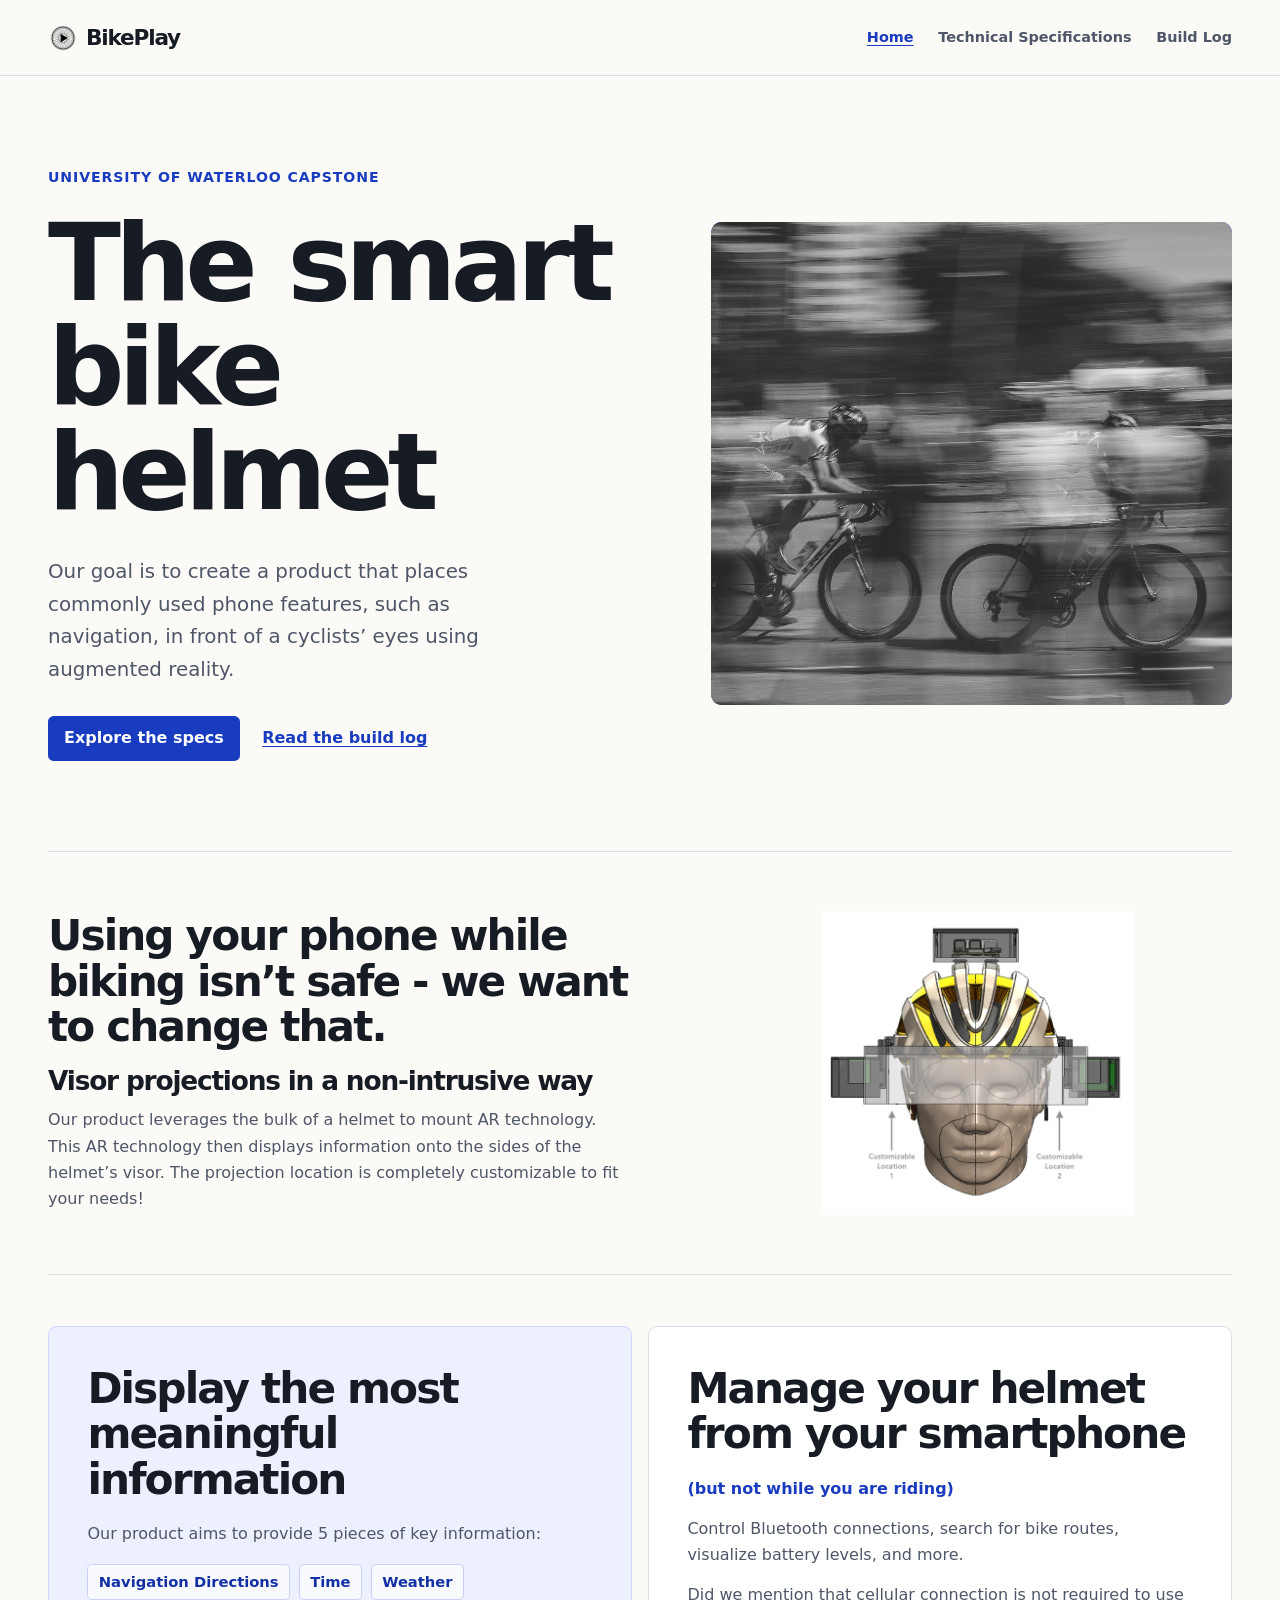
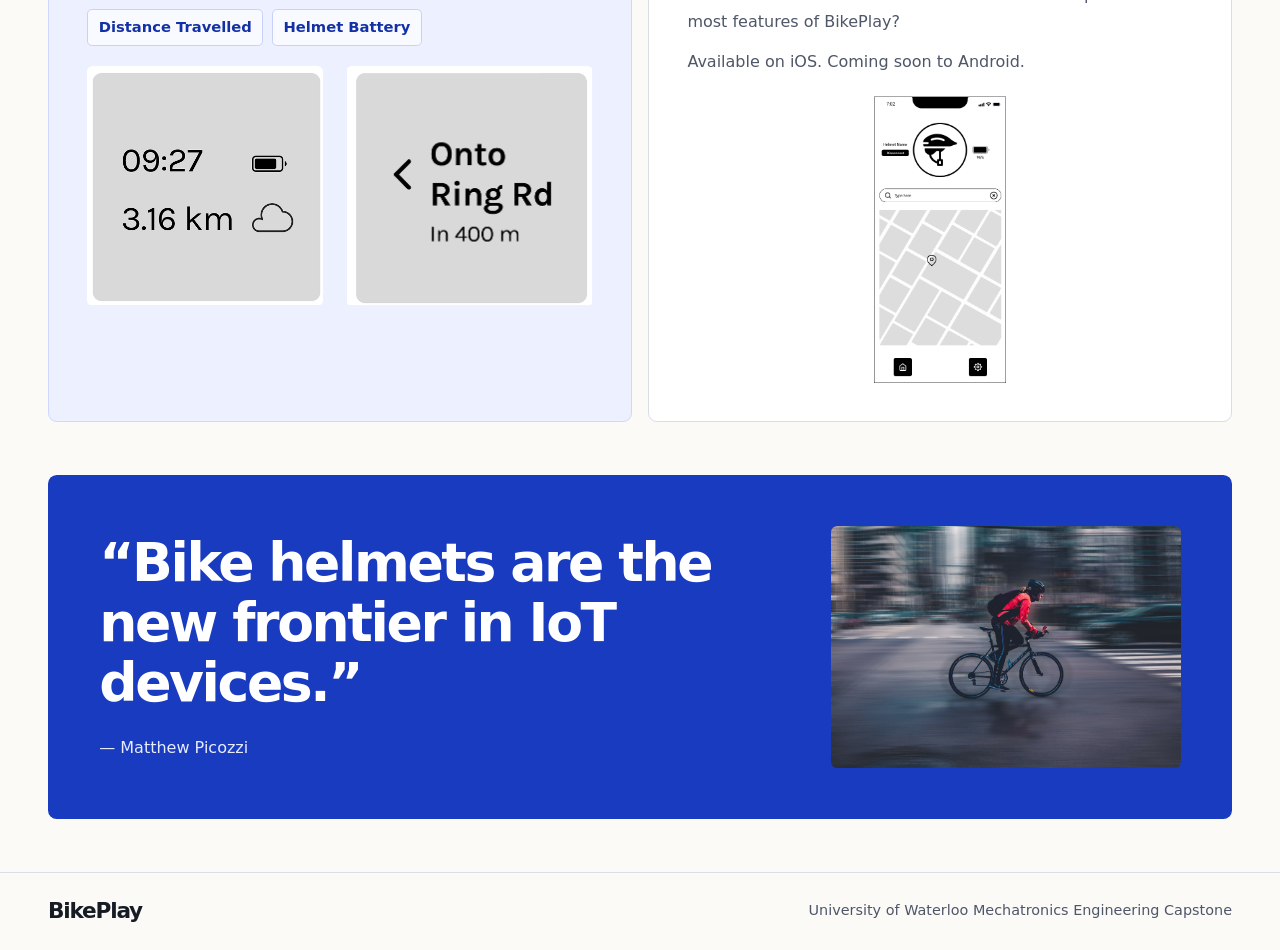
<file: website/index.html>
<!doctype html>
<html lang="en-CA">
<head>
  <meta charset="utf-8">
  <meta name="viewport" content="width=device-width, initial-scale=1">
  <meta name="description" content="A University of Waterloo capstone project for a bike helmet with an augmented-reality visor.">
  <title>BikePlay | The Smart Bike Helmet</title>
  <link rel="icon" href="assets/app-icon.png" type="image/png">
  <link rel="stylesheet" href="assets/site.css">
</head>
<body>
  <a class="skip-link" href="#main">Skip to content</a>
  <header class="site-header">
    <div class="shell header-inner">
      <a class="brand" href="index.html">
        <img src="assets/app-icon.png" width="30" height="30" alt="">BikePlay
      </a>
      <nav aria-label="Main navigation"><a href="index.html" aria-current="page">Home</a> <a href="technical-specifications/index.html">Technical Specifications</a> <a href="build-log/index.html">Build Log</a></nav>
    </div>
  </header>
  <main id="main">
    <section class="shell home-hero">
      <div class="hero-copy">
        <p class="project-credit">University of Waterloo capstone</p>
        <h1>The smart<br>bike helmet</h1>
        <p>Our goal is to create a product that places commonly used phone features, such as navigation, in front of a cyclists’ eyes using augmented reality.</p>
        <div class="hero-actions">
          <a class="primary-action" href="technical-specifications/index.html">Explore the specs</a>
          <a class="secondary-action" href="build-log/index.html">Read the build log</a>
        </div>
      </div>
      <div class="hero-art"><img class="hero-photo" src="images/unsplash-image-sjwpkmb9u-k.jpg" alt="Two cyclists riding through a city" fetchpriority="high"></div>
    </section>
    <section class="shell project-overview">
      <div><h2>Using your phone while biking isn’t safe - we want to change that.</h2><h3>Visor projections in a non-intrusive way</h3><p>Our product leverages the bulk of a helmet to mount AR technology. This AR technology then displays information onto the sides of the helmet’s visor. The projection location is completely customizable to fit your needs!</p></div>
      <img class="visor-image" src="images/screen-shot-2022-12-03-at-12.02.50-pm.png" alt="Helmet design showing two adjustable visor projection locations" loading="lazy" decoding="async">
    </section>
    <div class="shell feature-grid">
      <section class="display-feature"><h2>Display the most meaningful information</h2><p>Our product aims to provide 5 pieces of key information:</p>
<ul><li><p>Navigation Directions</p></li><li><p>Time</p></li><li><p>Weather</p></li><li><p>Distance Travelled</p></li><li><p>Helmet Battery</p></li></ul><div class="display-images"><img src="images/picture1.png" alt="Visor display with time, distance, battery and weather" loading="lazy" decoding="async"><img src="images/picture2.png" alt="Visor display with a left turn onto Ring Road" loading="lazy" decoding="async"></div></section>
      <section class="app-feature"><h2>Manage your helmet from your smartphone</h2><p>(but not while you are riding)</p>
<p>Control Bluetooth connections, search for bike routes, visualize battery levels, and more.</p>
<p>Did we mention that cellular connection is not required to use most features of BikePlay?</p>
<p>Available on iOS. Coming soon to Android.</p><img class="app-image" src="images/wireframes-stuff-1-.png" alt="BikePlay app wireframe" loading="lazy" decoding="async"></section>
    </div>
    <section class="shell project-quote">
      <figure><blockquote>“Bike helmets are the new frontier in IoT devices.”</blockquote><figcaption>— Matthew Picozzi</figcaption></figure>
      <img class="quote-image" src="images/unsplash-image-yok0d5sz3e4.jpg" alt="Cyclist crossing a city street" loading="lazy" decoding="async">
    </section>
  </main>
  <footer class="site-footer">
    <div class="shell footer-inner">
      <a class="brand" href="index.html">BikePlay</a>
      <p>University of Waterloo Mechatronics Engineering Capstone</p>
    </div>
  </footer>
</body>
</html>
</file>
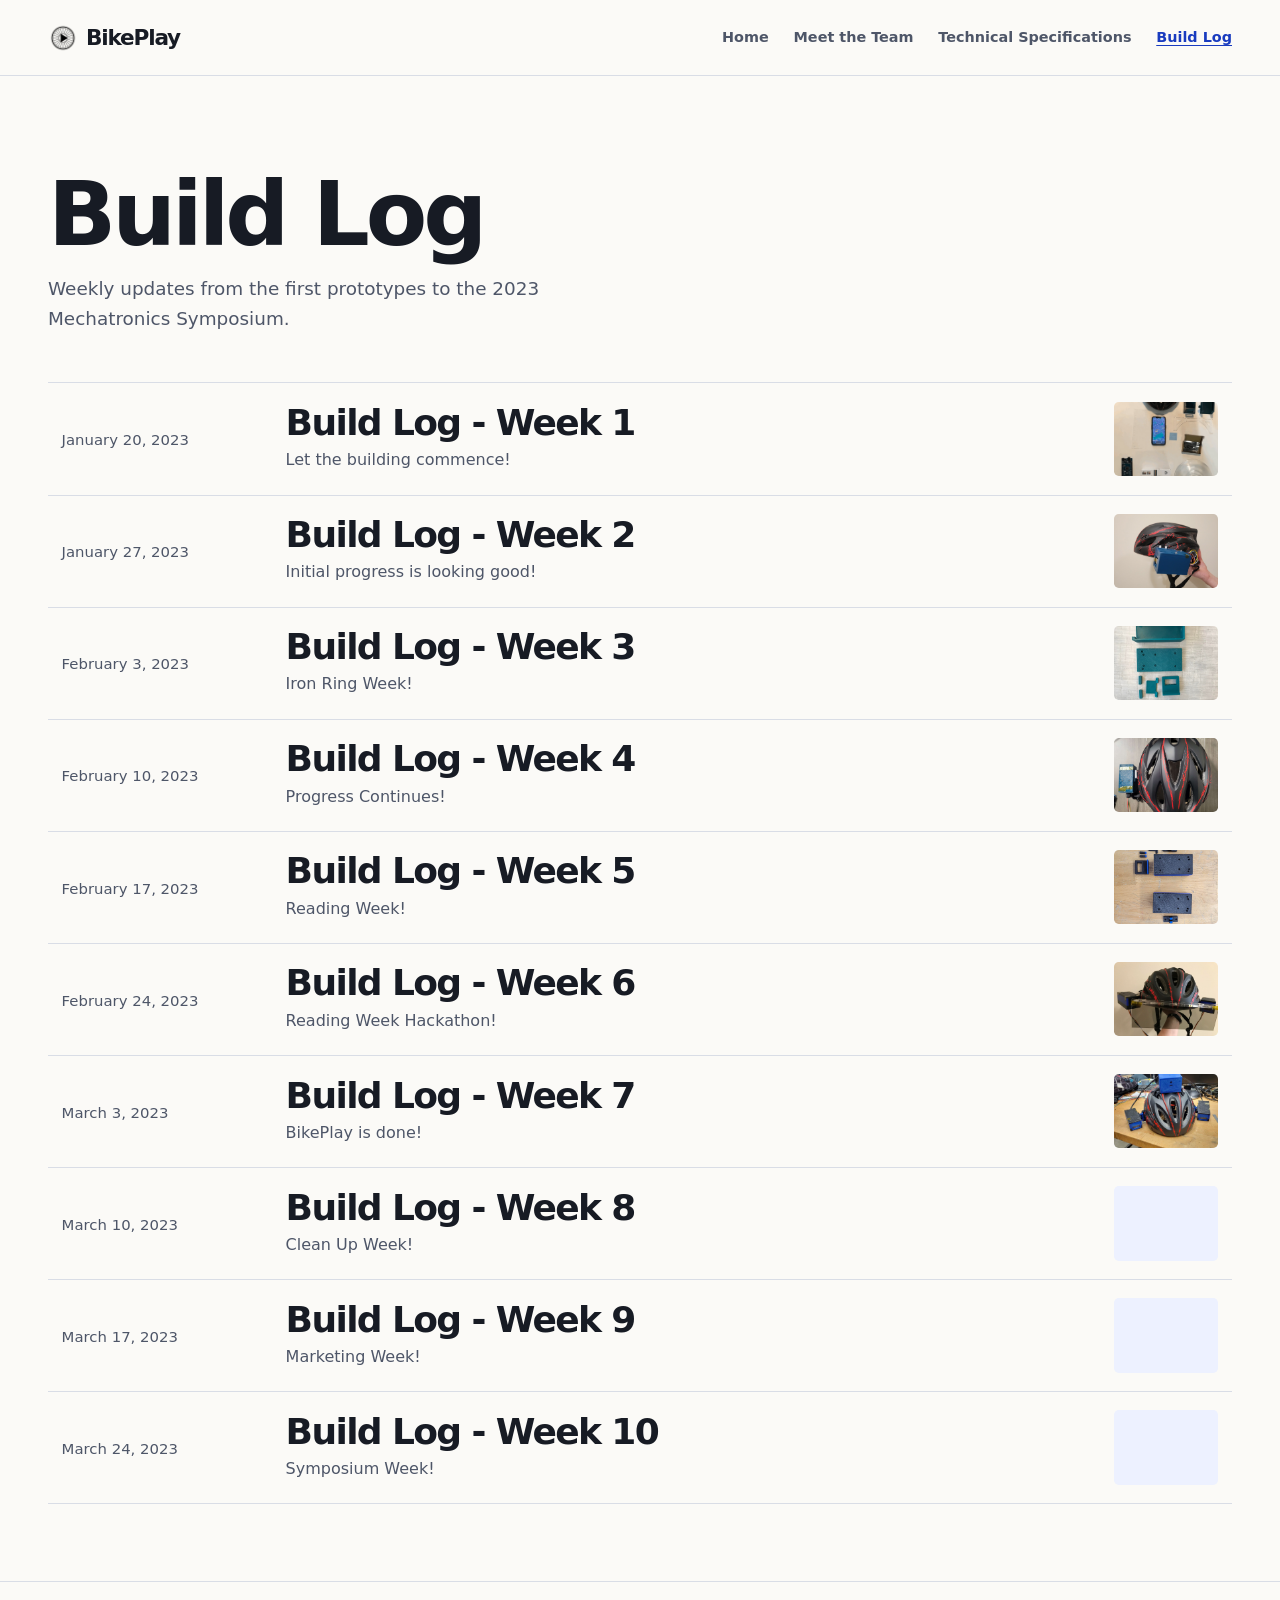
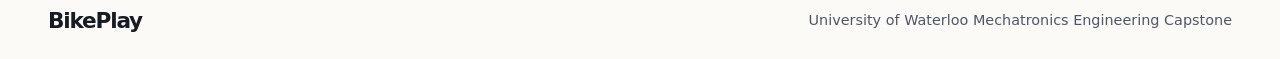
<file: website/build-log/index.html>
<!doctype html>
<html lang="en-CA">
<head>
  <meta charset="utf-8">
  <meta name="viewport" content="width=device-width, initial-scale=1">
  <meta name="description" content="Ten weekly updates documenting the BikePlay build.">
  <title>Build Log | BikePlay</title>
  <link rel="icon" href="../assets/app-icon.png" type="image/png">
  <link rel="stylesheet" href="../assets/site.css">
</head>
<body>
  <a class="skip-link" href="#main">Skip to content</a>
  <header class="site-header">
    <div class="shell header-inner">
      <a class="brand" href="../index.html">
        <img src="../assets/app-icon.png" width="30" height="30" alt="">BikePlay
      </a>
      <nav aria-label="Main navigation"><a href="../index.html">Home</a> <a href="../about/index.html">Meet the Team</a> <a href="../technical-specifications/index.html">Technical Specifications</a> <a href="../build-log/index.html" aria-current="page">Build Log</a></nav>
    </div>
  </header>
  <main id="main">
    <header class="shell page-heading">
      <div><h1>Build Log</h1><p>Weekly updates from the first prototypes to the 2023 Mechatronics Symposium.</p></div>
      
    </header><ol class="shell log-list">
      <li>
        <a class="log-entry" href="../build-log/blog-post-title-one-p629p/index.html">
          <time datetime="2023-01-20">January 20, 2023</time>
          <div><h2>Build Log - Week 1</h2><p>Let the building commence!</p></div>
          <img class="log-cover" src="../images/tempimage1vmy6r.jpg" alt="" loading="lazy" decoding="async">
        </a>
      </li>
      <li>
        <a class="log-entry" href="../build-log/i0v6q4go04890adeneg6n22q87gccx/index.html">
          <time datetime="2023-01-27">January 27, 2023</time>
          <div><h2>Build Log - Week 2</h2><p>Initial progress is looking good!</p></div>
          <img class="log-cover" src="../images/20230125-172257.jpg" alt="" loading="lazy" decoding="async">
        </a>
      </li>
      <li>
        <a class="log-entry" href="../build-log/i0v6q4go04890adeneg6n22q87gccx-2p7wj/index.html">
          <time datetime="2023-02-03">February 3, 2023</time>
          <div><h2>Build Log - Week 3</h2><p>Iron Ring Week!</p></div>
          <img class="log-cover" src="../images/3d-prints.jpg" alt="" loading="lazy" decoding="async">
        </a>
      </li>
      <li>
        <a class="log-entry" href="../build-log/i0v6q4go04890adeneg6n22q87gccx-2p7wj-7m7db/index.html">
          <time datetime="2023-02-10">February 10, 2023</time>
          <div><h2>Build Log - Week 4</h2><p>Progress Continues!</p></div>
          <img class="log-cover" src="../images/complete-assembly.jpg" alt="" loading="lazy" decoding="async">
        </a>
      </li>
      <li>
        <a class="log-entry" href="../build-log/i0v6q4go04890adeneg6n22q87gccx-2p7wj-7m7db-rc6rx/index.html">
          <time datetime="2023-02-17">February 17, 2023</time>
          <div><h2>Build Log - Week 5</h2><p>Reading Week!</p></div>
          <img class="log-cover" src="../images/3d-print2.jpg" alt="" loading="lazy" decoding="async">
        </a>
      </li>
      <li>
        <a class="log-entry" href="../build-log/i0v6q4go04890adeneg6n22q87gccx-2p7wj-7m7db-rc6rx-rsewk/index.html">
          <time datetime="2023-02-24">February 24, 2023</time>
          <div><h2>Build Log - Week 6</h2><p>Reading Week Hackathon!</p></div>
          <img class="log-cover" src="../images/projection-on-helmet3.jpg" alt="" loading="lazy" decoding="async">
        </a>
      </li>
      <li>
        <a class="log-entry" href="../build-log/i0v6q4go04890adeneg6n22q87gccx-2p7wj-7m7db-rc6rx-rsewk-9d5a8/index.html">
          <time datetime="2023-03-03">March 3, 2023</time>
          <div><h2>Build Log - Week 7</h2><p>BikePlay is done!</p></div>
          <img class="log-cover" src="../images/img-7957.jpg" alt="" loading="lazy" decoding="async">
        </a>
      </li>
      <li>
        <a class="log-entry" href="../build-log/i0v6q4go04890adeneg6n22q87gccx-2p7wj-7m7db-rc6rx-rsewk-9d5a8-n6ew4/index.html">
          <time datetime="2023-03-10">March 10, 2023</time>
          <div><h2>Build Log - Week 8</h2><p>Clean Up Week!</p></div>
          <img class="log-cover" src="../images/helmet-interior1.jpg" alt="" loading="lazy" decoding="async">
        </a>
      </li>
      <li>
        <a class="log-entry" href="../build-log/i0v6q4go04890adeneg6n22q87gccx-2p7wj-7m7db-rc6rx-rsewk-9d5a8-n6ew4-cch6p/index.html">
          <time datetime="2023-03-17">March 17, 2023</time>
          <div><h2>Build Log - Week 9</h2><p>Marketing Week!</p></div>
          <img class="log-cover" src="../images/weather-icon.jpg" alt="" loading="lazy" decoding="async">
        </a>
      </li>
      <li>
        <a class="log-entry" href="../build-log/i0v6q4go04890adeneg6n22q87gccx-2p7wj-7m7db-rc6rx-rsewk-9d5a8-n6ew4-cch6p-8pzwd/index.html">
          <time datetime="2023-03-24">March 24, 2023</time>
          <div><h2>Build Log - Week 10</h2><p>Symposium Week!</p></div>
          <img class="log-cover" src="../images/bikeplay-logo-black.png" alt="" loading="lazy" decoding="async">
        </a>
      </li></ol>
  </main>
  <footer class="site-footer">
    <div class="shell footer-inner">
      <a class="brand" href="../index.html">BikePlay</a>
      <p>University of Waterloo Mechatronics Engineering Capstone</p>
    </div>
  </footer>
</body>
</html>
</file>
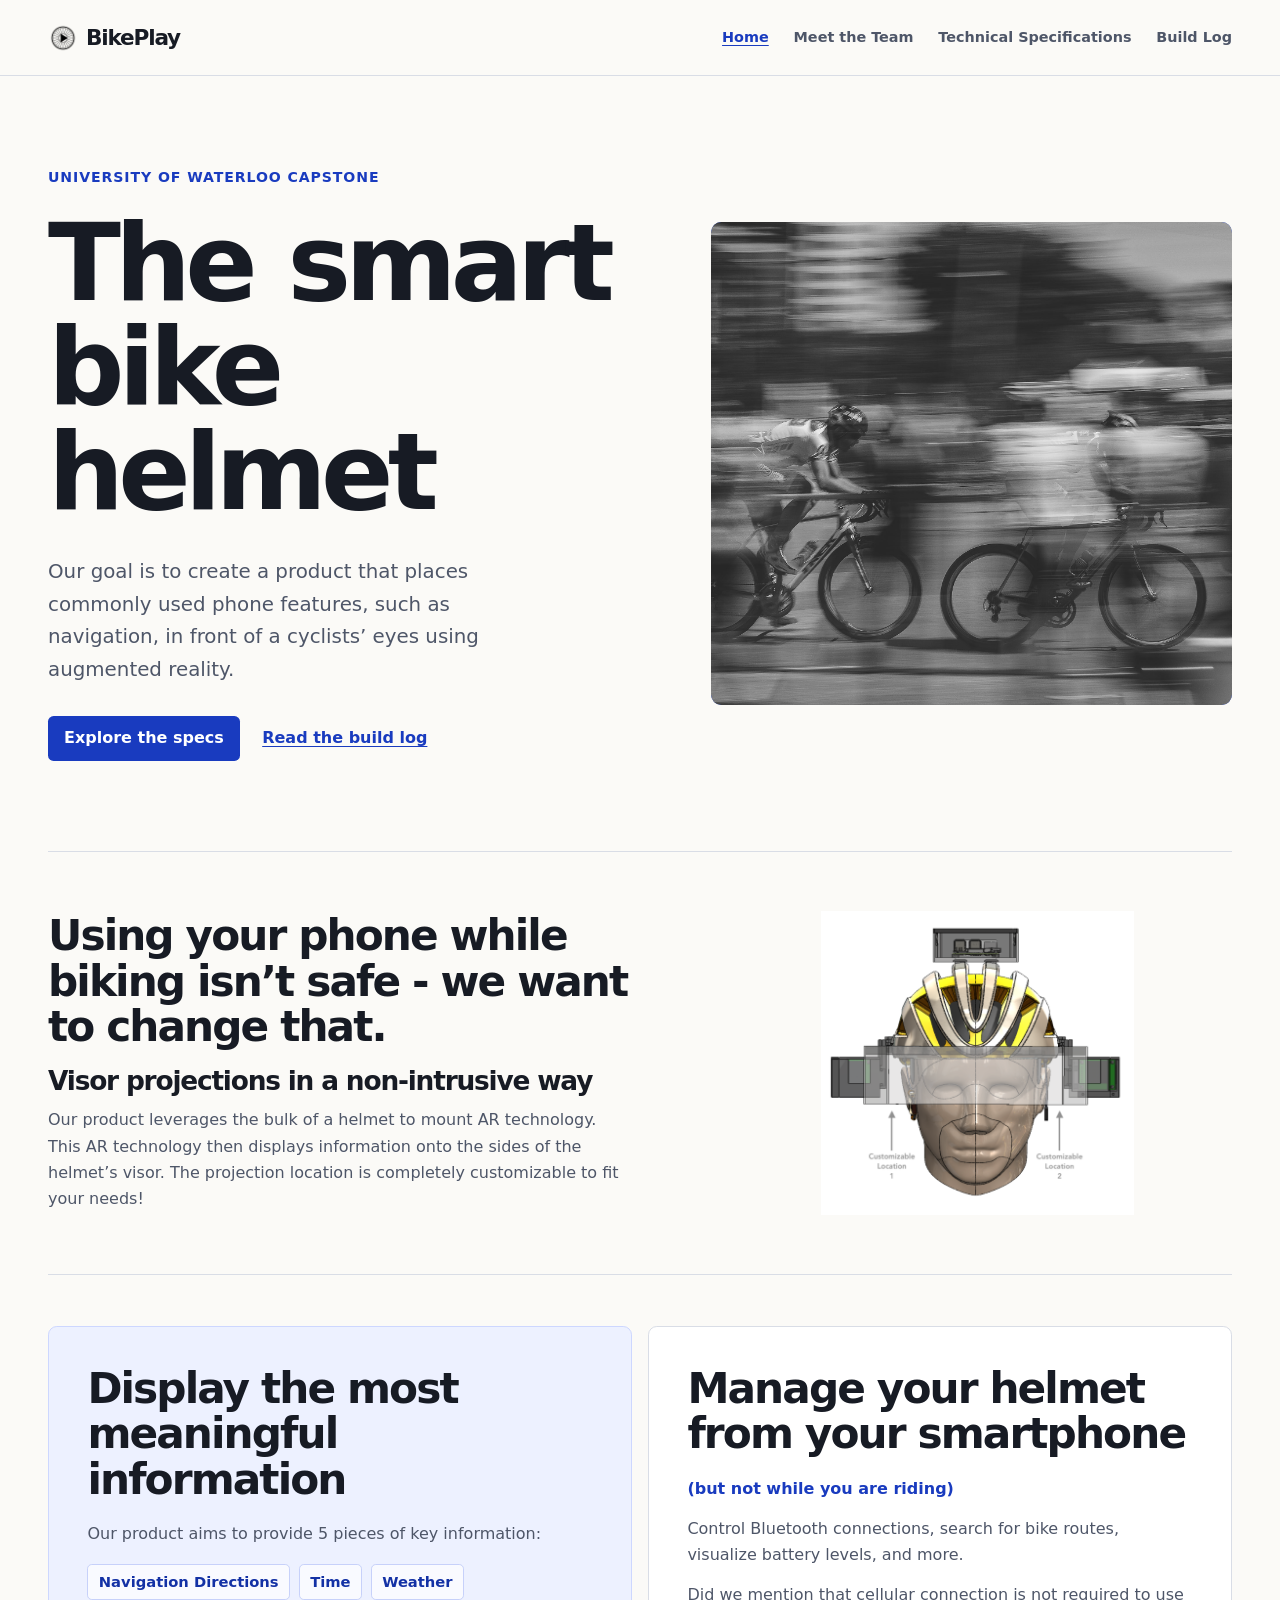
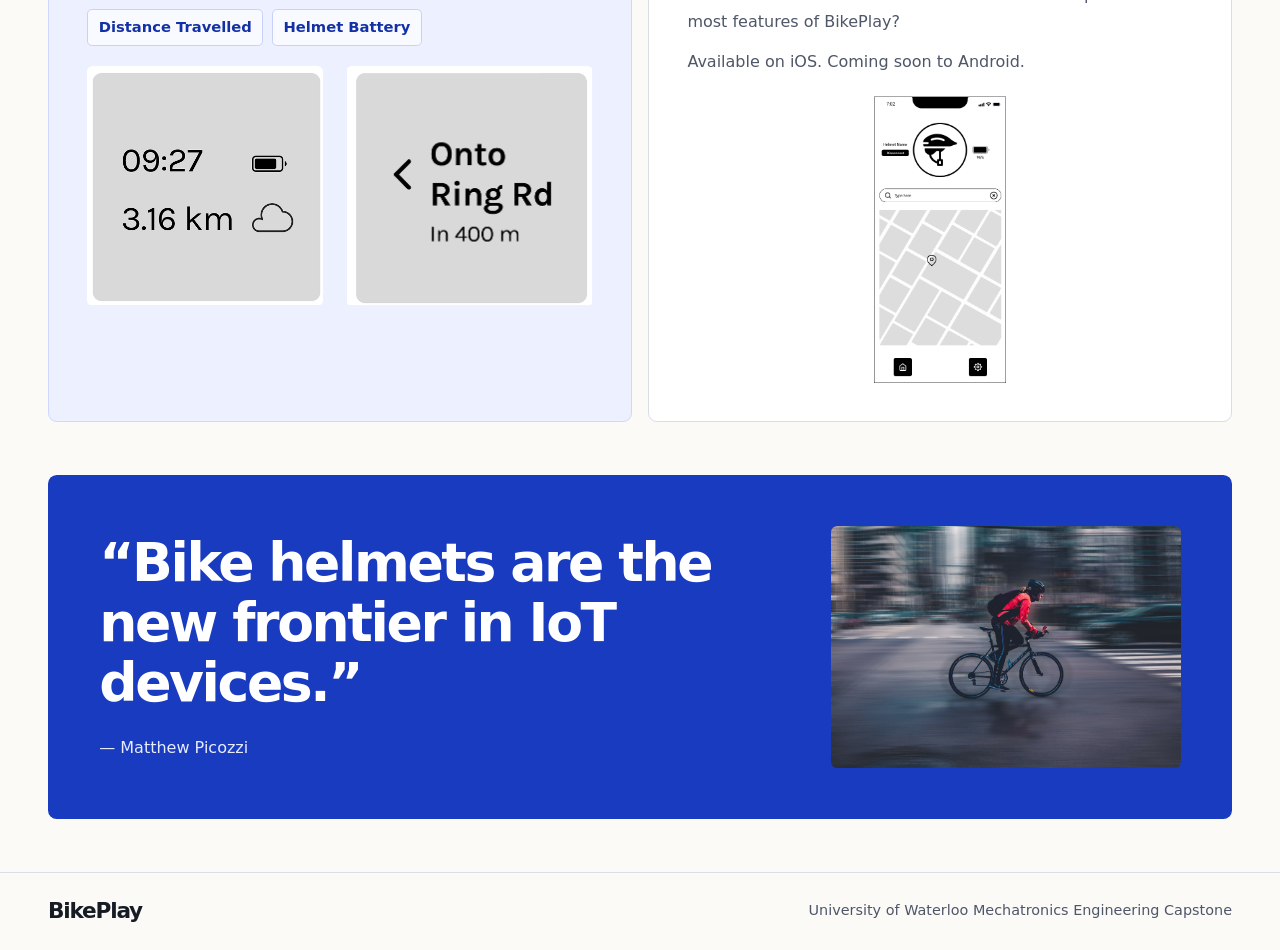
<file: website/home/index.html>
<!doctype html>
<html lang="en-CA">
<head>
  <meta charset="utf-8">
  <meta name="viewport" content="width=device-width, initial-scale=1">
  <meta name="description" content="A University of Waterloo capstone project for a bike helmet with an augmented-reality visor.">
  <title>BikePlay | The Smart Bike Helmet</title>
  <link rel="icon" href="../assets/app-icon.png" type="image/png">
  <link rel="stylesheet" href="../assets/site.css">
</head>
<body>
  <a class="skip-link" href="#main">Skip to content</a>
  <header class="site-header">
    <div class="shell header-inner">
      <a class="brand" href="../index.html">
        <img src="../assets/app-icon.png" width="30" height="30" alt="">BikePlay
      </a>
      <nav aria-label="Main navigation"><a href="../index.html" aria-current="location">Home</a> <a href="../about/index.html">Meet the Team</a> <a href="../technical-specifications/index.html">Technical Specifications</a> <a href="../build-log/index.html">Build Log</a></nav>
    </div>
  </header>
  <main id="main">
    <section class="shell home-hero">
      <div class="hero-copy">
        <p class="project-credit">University of Waterloo capstone</p>
        <h1>The smart<br>bike helmet</h1>
        <p>Our goal is to create a product that places commonly used phone features, such as navigation, in front of a cyclists’ eyes using augmented reality.</p>
        <div class="hero-actions">
          <a class="primary-action" href="../technical-specifications/index.html">Explore the specs</a>
          <a class="secondary-action" href="../build-log/index.html">Read the build log</a>
        </div>
      </div>
      <div class="hero-art"><img class="hero-photo" src="../images/unsplash-image-sjwpkmb9u-k.jpg" alt="Two cyclists riding through a city" fetchpriority="high"></div>
    </section>
    <section class="shell project-overview">
      <div><h2>Using your phone while biking isn’t safe - we want to change that.</h2><h3>Visor projections in a non-intrusive way</h3><p>Our product leverages the bulk of a helmet to mount AR technology. This AR technology then displays information onto the sides of the helmet’s visor. The projection location is completely customizable to fit your needs!</p></div>
      <img class="visor-image" src="../images/screen-shot-2022-12-03-at-12.02.50-pm.png" alt="Helmet design showing two adjustable visor projection locations" loading="lazy" decoding="async">
    </section>
    <div class="shell feature-grid">
      <section class="display-feature"><h2>Display the most meaningful information</h2><p>Our product aims to provide 5 pieces of key information:</p>
<ul><li><p>Navigation Directions</p></li><li><p>Time</p></li><li><p>Weather</p></li><li><p>Distance Travelled</p></li><li><p>Helmet Battery</p></li></ul><div class="display-images"><img src="../images/picture1.png" alt="Visor display with time, distance, battery and weather" loading="lazy" decoding="async"><img src="../images/picture2.png" alt="Visor display with a left turn onto Ring Road" loading="lazy" decoding="async"></div></section>
      <section class="app-feature"><h2>Manage your helmet from your smartphone</h2><p>(but not while you are riding)</p>
<p>Control Bluetooth connections, search for bike routes, visualize battery levels, and more.</p>
<p>Did we mention that cellular connection is not required to use most features of BikePlay?</p>
<p>Available on iOS. Coming soon to Android.</p><img class="app-image" src="../images/wireframes-stuff-1-.png" alt="BikePlay app wireframe" loading="lazy" decoding="async"></section>
    </div>
    <section class="shell project-quote">
      <figure><blockquote>“Bike helmets are the new frontier in IoT devices.”</blockquote><figcaption>— Matthew Picozzi</figcaption></figure>
      <img class="quote-image" src="../images/unsplash-image-yok0d5sz3e4.jpg" alt="Cyclist crossing a city street" loading="lazy" decoding="async">
    </section>
  </main>
  <footer class="site-footer">
    <div class="shell footer-inner">
      <a class="brand" href="../index.html">BikePlay</a>
      <p>University of Waterloo Mechatronics Engineering Capstone</p>
    </div>
  </footer>
</body>
</html>
</file>
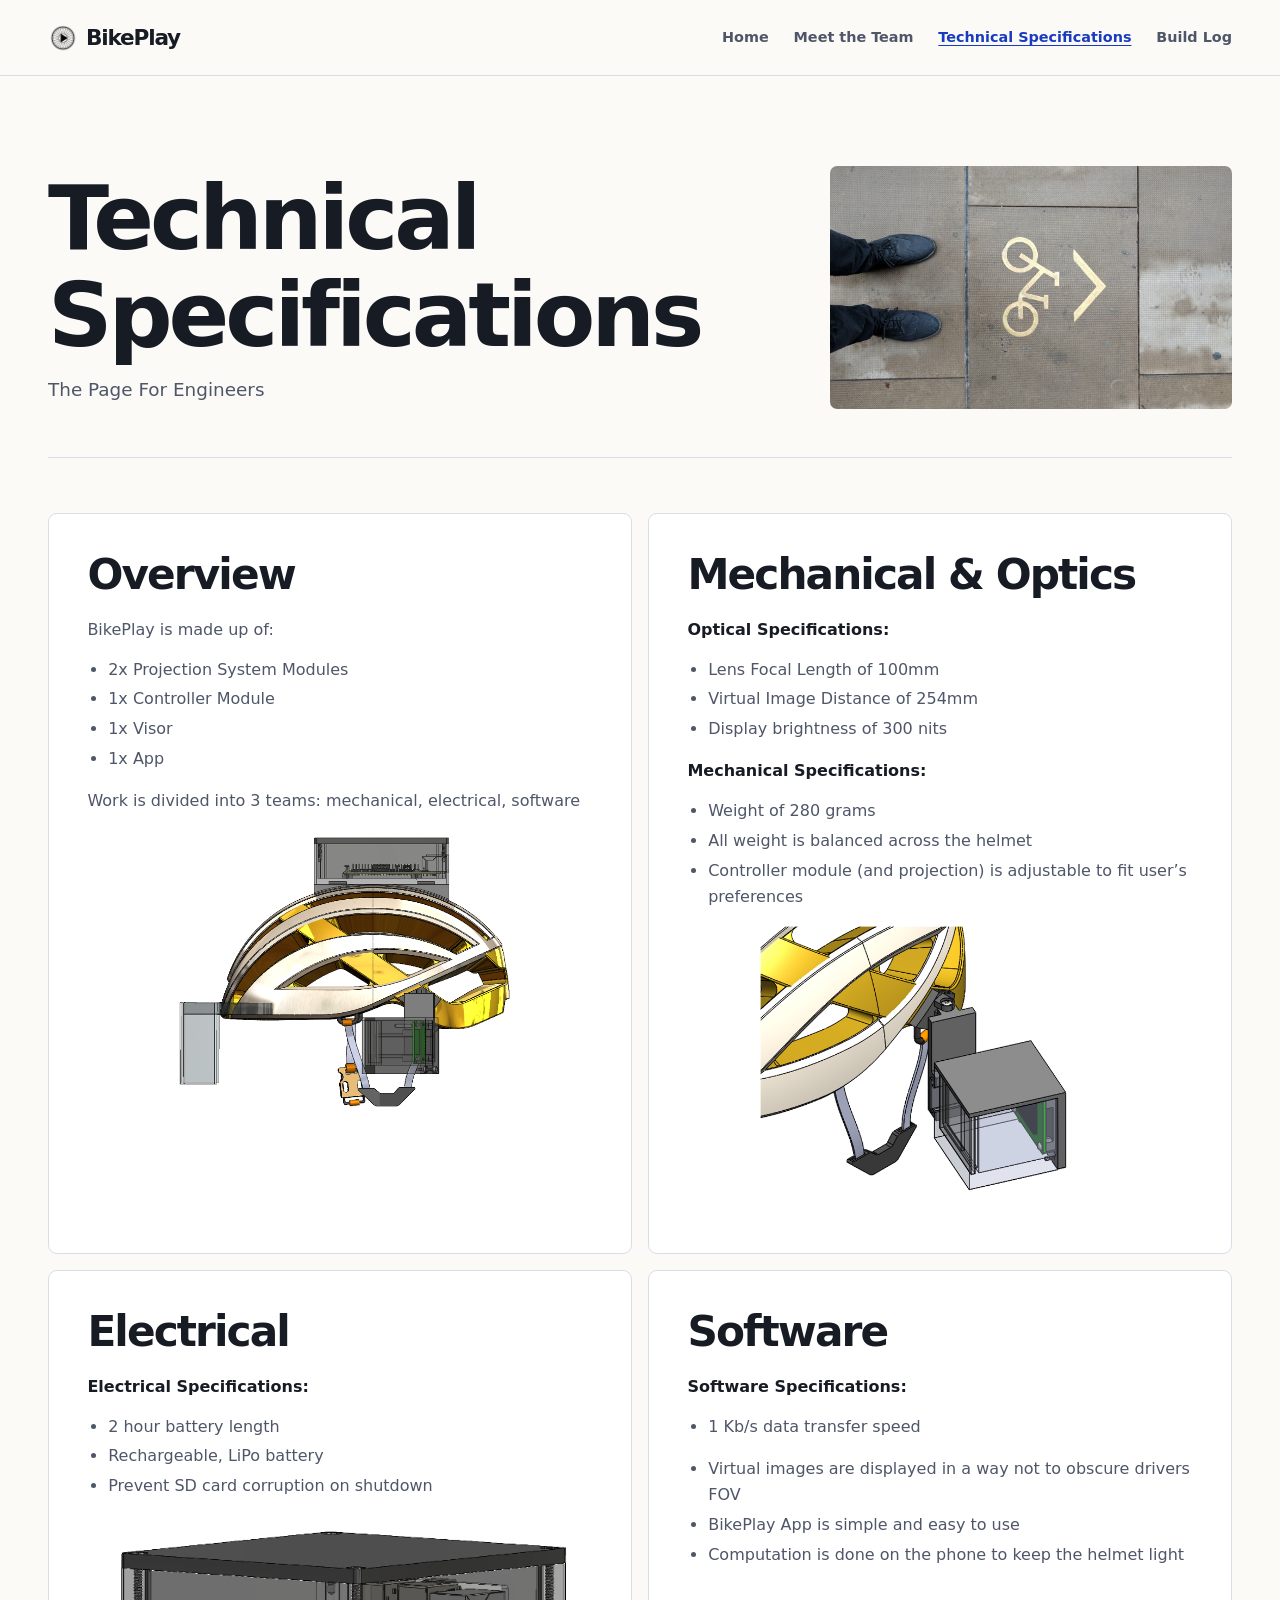
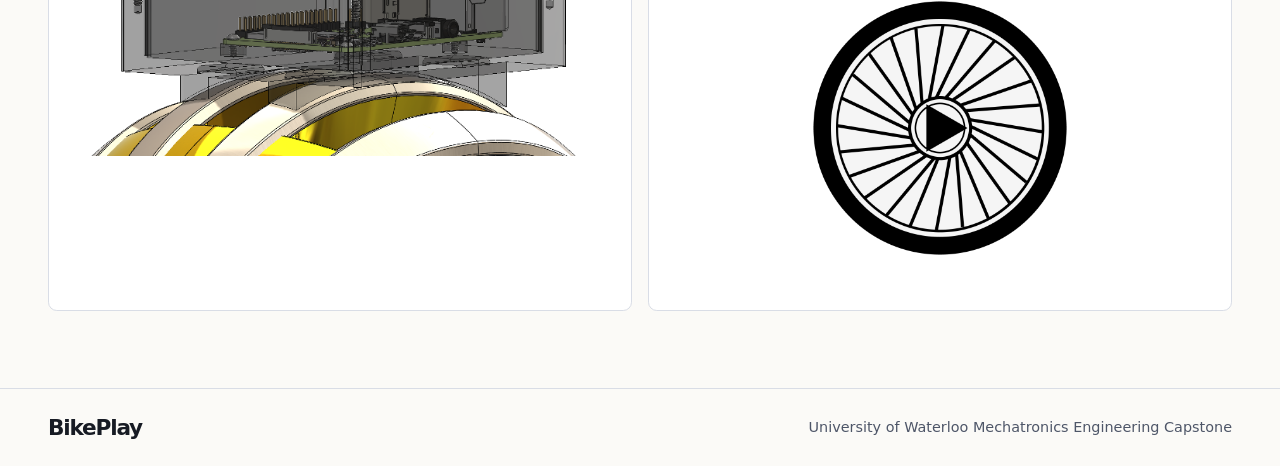
<file: website/technical-specifications/index.html>
<!doctype html>
<html lang="en-CA">
<head>
  <meta charset="utf-8">
  <meta name="viewport" content="width=device-width, initial-scale=1">
  <meta name="description" content="Mechanical, optical, electrical, and software specifications for the BikePlay prototype.">
  <title>Technical Specifications | BikePlay</title>
  <link rel="icon" href="../assets/app-icon.png" type="image/png">
  <link rel="stylesheet" href="../assets/site.css">
</head>
<body>
  <a class="skip-link" href="#main">Skip to content</a>
  <header class="site-header">
    <div class="shell header-inner">
      <a class="brand" href="../index.html">
        <img src="../assets/app-icon.png" width="30" height="30" alt="">BikePlay
      </a>
      <nav aria-label="Main navigation"><a href="../index.html">Home</a> <a href="../about/index.html">Meet the Team</a> <a href="../technical-specifications/index.html" aria-current="page">Technical Specifications</a> <a href="../build-log/index.html">Build Log</a></nav>
    </div>
  </header>
  <main id="main">
    <header class="shell page-heading page-heading-with-image">
      <div><h1>Technical Specifications</h1><p>The Page For Engineers</p></div>
      <img src="../images/unsplash-image-9prbdi4fodc.jpg" alt="Bicycle lane symbol painted on pavement" fetchpriority="high">
    </header><div class="shell spec-grid">
      <section class="spec-panel">
        <h2>Overview</h2>
        <p>BikePlay is made up of:</p>
<ul><li><p>2x Projection System Modules</p></li><li><p>1x Controller Module</p></li><li><p>1x Visor</p></li><li><p>1x App</p></li></ul>
<p>Work is divided into 3 teams: mechanical, electrical, software</p>
        <img class="spec-image" src="../images/overview.png" alt="BikePlay system overview diagram" loading="lazy" decoding="async">
      </section>
      <section class="spec-panel">
        <h2>Mechanical &amp; Optics</h2>
        <p><strong>Optical Specifications:</strong></p>
<ul><li><p>Lens Focal Length of 100mm</p></li><li><p>Virtual Image Distance of 254mm</p></li><li><p>Display brightness of 300 nits</p></li></ul>
<p><strong>Mechanical Specifications:</strong></p>
<ul><li><p>Weight of 280 grams</p></li><li><p>All weight is balanced across the helmet</p></li><li><p>Controller module (and projection) is adjustable to fit user’s preferences</p></li></ul>
        <img class="spec-image" src="../images/controller.png" alt="BikePlay controller module design" loading="lazy" decoding="async">
      </section>
      <section class="spec-panel">
        <h2>Electrical</h2>
        <p><strong>Electrical Specifications:</strong></p>
<ul><li><p>2 hour battery length</p></li><li><p>Rechargeable, LiPo battery</p></li><li><p>Prevent SD card corruption on shutdown</p></li></ul>
        <img class="spec-image" src="../images/compute.png" alt="Diagram of BikePlay’s computing hardware" loading="lazy" decoding="async">
      </section>
      <section class="spec-panel">
        <h2>Software</h2>
        <p><strong>Software Specifications:</strong></p>
<ul><li><p>1 Kb/s data transfer speed</p></li></ul>
<ul><li><p>Virtual images are displayed in a way not to obscure drivers FOV</p></li><li><p>BikePlay App is simple and easy to use</p></li><li><p>Computation is done on the phone to keep the helmet light </p></li></ul>
        <img class="spec-image" src="../images/logo.png" alt="BikePlay app logo" loading="lazy" decoding="async">
      </section></div>
  </main>
  <footer class="site-footer">
    <div class="shell footer-inner">
      <a class="brand" href="../index.html">BikePlay</a>
      <p>University of Waterloo Mechatronics Engineering Capstone</p>
    </div>
  </footer>
</body>
</html>
</file>
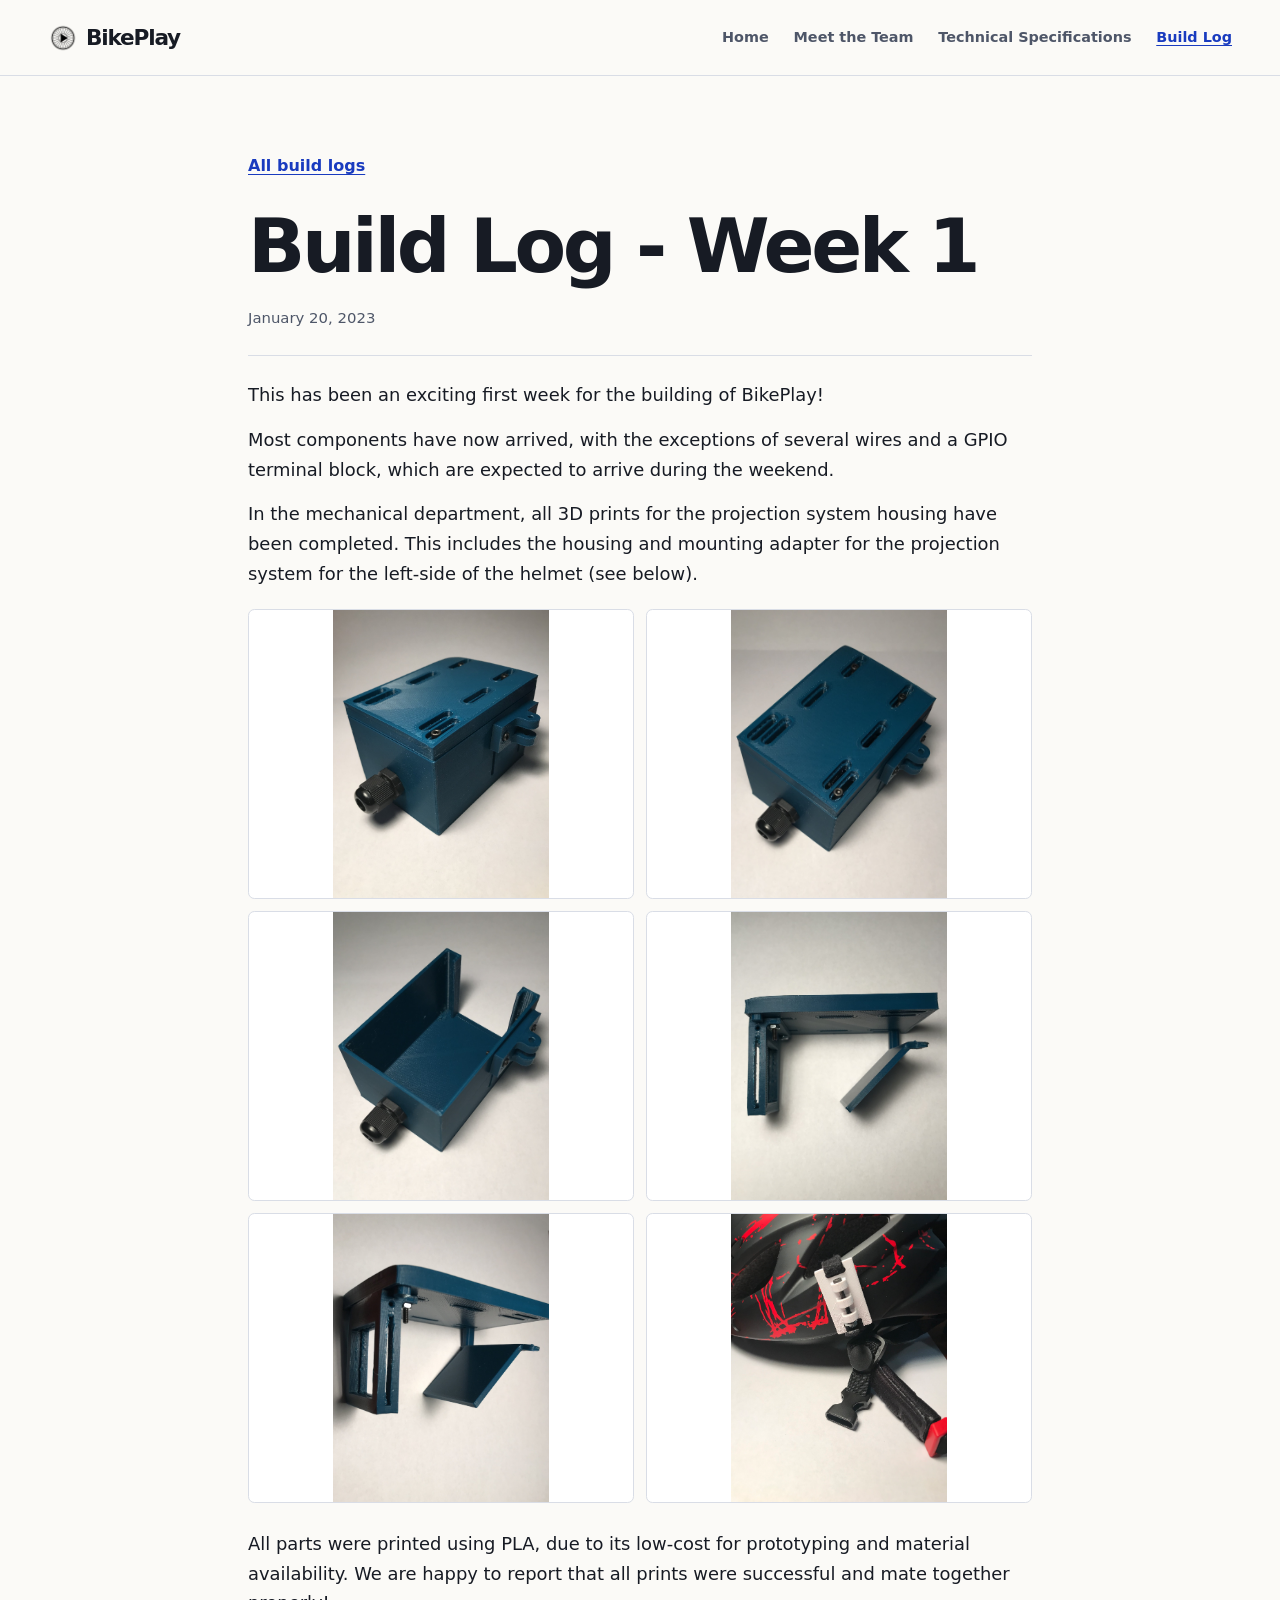
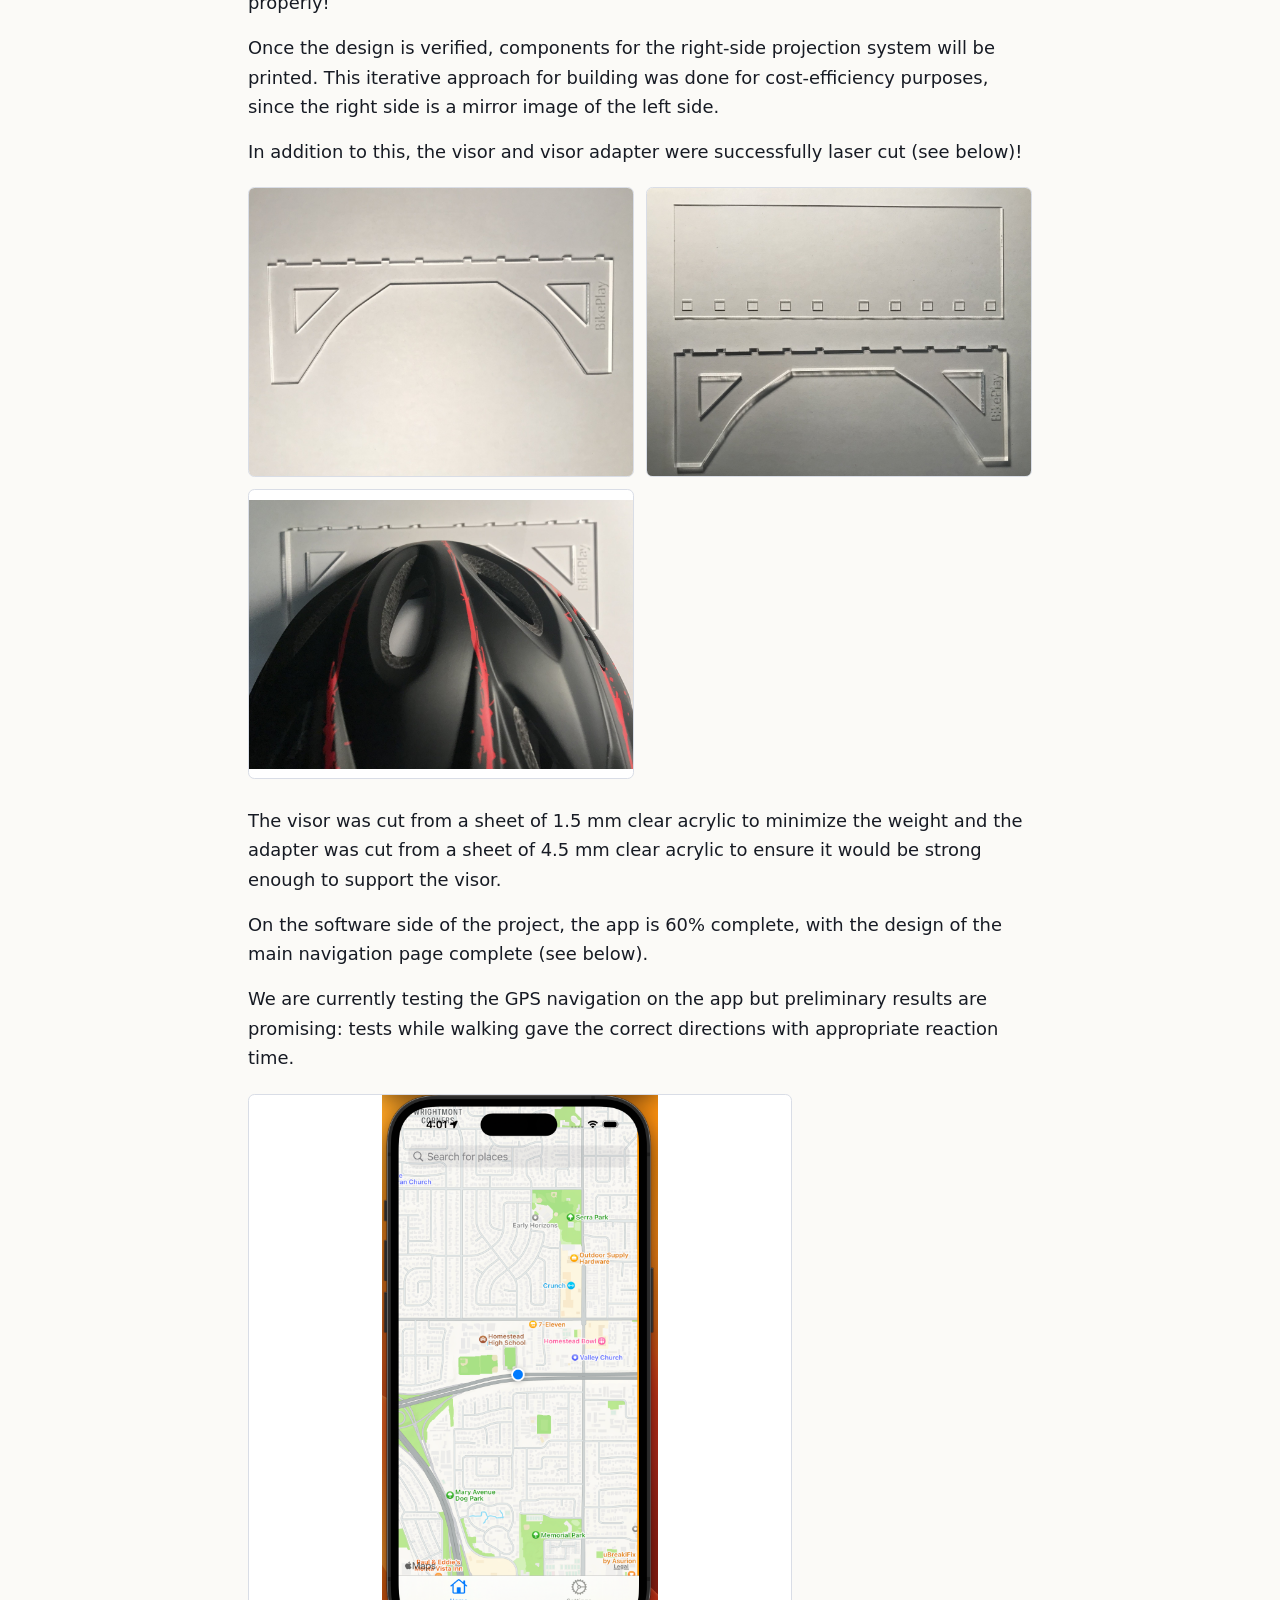
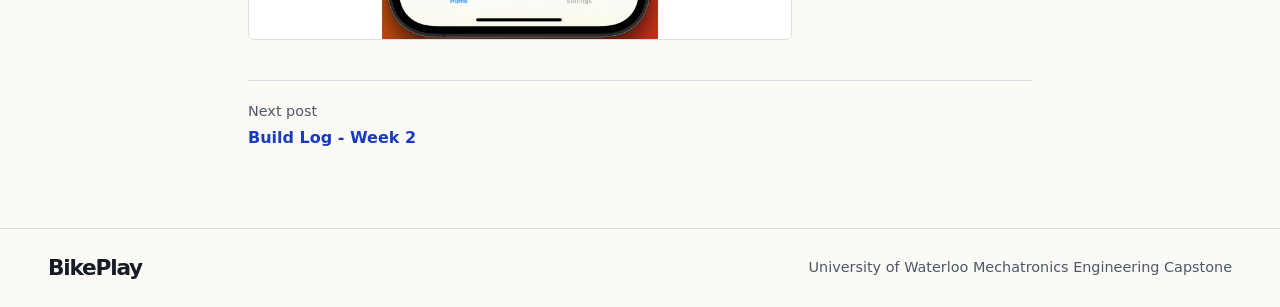
<file: website/build-log/blog-post-title-one-p629p/index.html>
<!doctype html>
<html lang="en-CA">
<head>
  <meta charset="utf-8">
  <meta name="viewport" content="width=device-width, initial-scale=1">
  <meta name="description" content="Let the building commence!">
  <title>Build Log - Week 1 | BikePlay</title>
  <link rel="icon" href="../../assets/app-icon.png" type="image/png">
  <link rel="stylesheet" href="../../assets/site.css">
</head>
<body>
  <a class="skip-link" href="#main">Skip to content</a>
  <header class="site-header">
    <div class="shell header-inner">
      <a class="brand" href="../../index.html">
        <img src="../../assets/app-icon.png" width="30" height="30" alt="">BikePlay
      </a>
      <nav aria-label="Main navigation"><a href="../../index.html">Home</a> <a href="../../about/index.html">Meet the Team</a> <a href="../../technical-specifications/index.html">Technical Specifications</a> <a href="../../build-log/index.html" aria-current="location">Build Log</a></nav>
    </div>
  </header>
  <main id="main">
    <article class="shell post">
      <header class="post-heading">
        <a class="back-link" href="../../build-log/index.html">All build logs</a>
        <h1>Build Log - Week 1</h1>
        <time datetime="2023-01-20">January 20, 2023</time>
      </header>
      <div class="post-body"><p>This has been an exciting first week for the building of BikePlay!</p>
<p>Most components have now arrived, with the exceptions of several wires and a GPIO terminal block, which are expected to arrive during the weekend.</p>
<p>In the mechanical department, all 3D prints for the projection system housing have been completed. This includes the housing and mounting adapter for the projection system for the left-side of the helmet (see below).</p>
<div class="post-gallery"><a href="../../images/img-3537.jpg"><img src="../../images/img-3537.jpg" alt="Build Log - Week 1, image 1. Open full size." loading="lazy" decoding="async"></a><a href="../../images/img-3539.jpg"><img src="../../images/img-3539.jpg" alt="Build Log - Week 1, image 2. Open full size." loading="lazy" decoding="async"></a><a href="../../images/img-3540.jpg"><img src="../../images/img-3540.jpg" alt="Build Log - Week 1, image 3. Open full size." loading="lazy" decoding="async"></a><a href="../../images/img-3541.jpg"><img src="../../images/img-3541.jpg" alt="Build Log - Week 1, image 4. Open full size." loading="lazy" decoding="async"></a><a href="../../images/img-3542.jpg"><img src="../../images/img-3542.jpg" alt="Build Log - Week 1, image 5. Open full size." loading="lazy" decoding="async"></a><a href="../../images/img-3543.jpg"><img src="../../images/img-3543.jpg" alt="Build Log - Week 1, image 6. Open full size." loading="lazy" decoding="async"></a></div>
<p>All parts were printed using PLA, due to its low-cost for prototyping and material availability. We are happy to report that all prints were successful and mate together properly!</p>
<p>Once the design is verified, components for the right-side projection system will be printed. This iterative approach for building was done for cost-efficiency purposes, since the right side is a mirror image of the left side.</p>
<p>In addition to this, the visor and visor adapter were successfully laser cut (see below)!</p>
<div class="post-gallery"><a href="../../images/img-3544.jpg"><img src="../../images/img-3544.jpg" alt="Build Log - Week 1, image 7. Open full size." loading="lazy" decoding="async"></a><a href="../../images/img-3545.jpg"><img src="../../images/img-3545.jpg" alt="Build Log - Week 1, image 8. Open full size." loading="lazy" decoding="async"></a><a href="../../images/img-3546.jpg"><img src="../../images/img-3546.jpg" alt="Build Log - Week 1, image 9. Open full size." loading="lazy" decoding="async"></a></div>
<p>The visor was cut from a sheet of 1.5 mm clear acrylic to minimize the weight and the adapter was cut from a sheet of 4.5 mm clear acrylic to ensure it would be strong enough to support the visor.</p>
<p>On the software side of the project, the app is 60% complete, with the design of the main navigation page complete (see below).</p>
<p>We are currently testing the GPS navigation on the app but preliminary results are promising: tests while walking gave the correct directions with appropriate reaction time.</p>
<div class="post-gallery"><a href="../../images/screenshot-2023-01-25-at-4.01.11-pm.png"><img src="../../images/screenshot-2023-01-25-at-4.01.11-pm.png" alt="Build Log - Week 1, image 10. Open full size." loading="lazy" decoding="async"></a></div></div>
      <nav class="post-nav" aria-label="Adjacent build logs"><a href="../../build-log/i0v6q4go04890adeneg6n22q87gccx/index.html"><span>Next post</span>Build Log - Week 2</a></nav>
    </article>
  </main>
  <footer class="site-footer">
    <div class="shell footer-inner">
      <a class="brand" href="../../index.html">BikePlay</a>
      <p>University of Waterloo Mechatronics Engineering Capstone</p>
    </div>
  </footer>
</body>
</html>
</file>
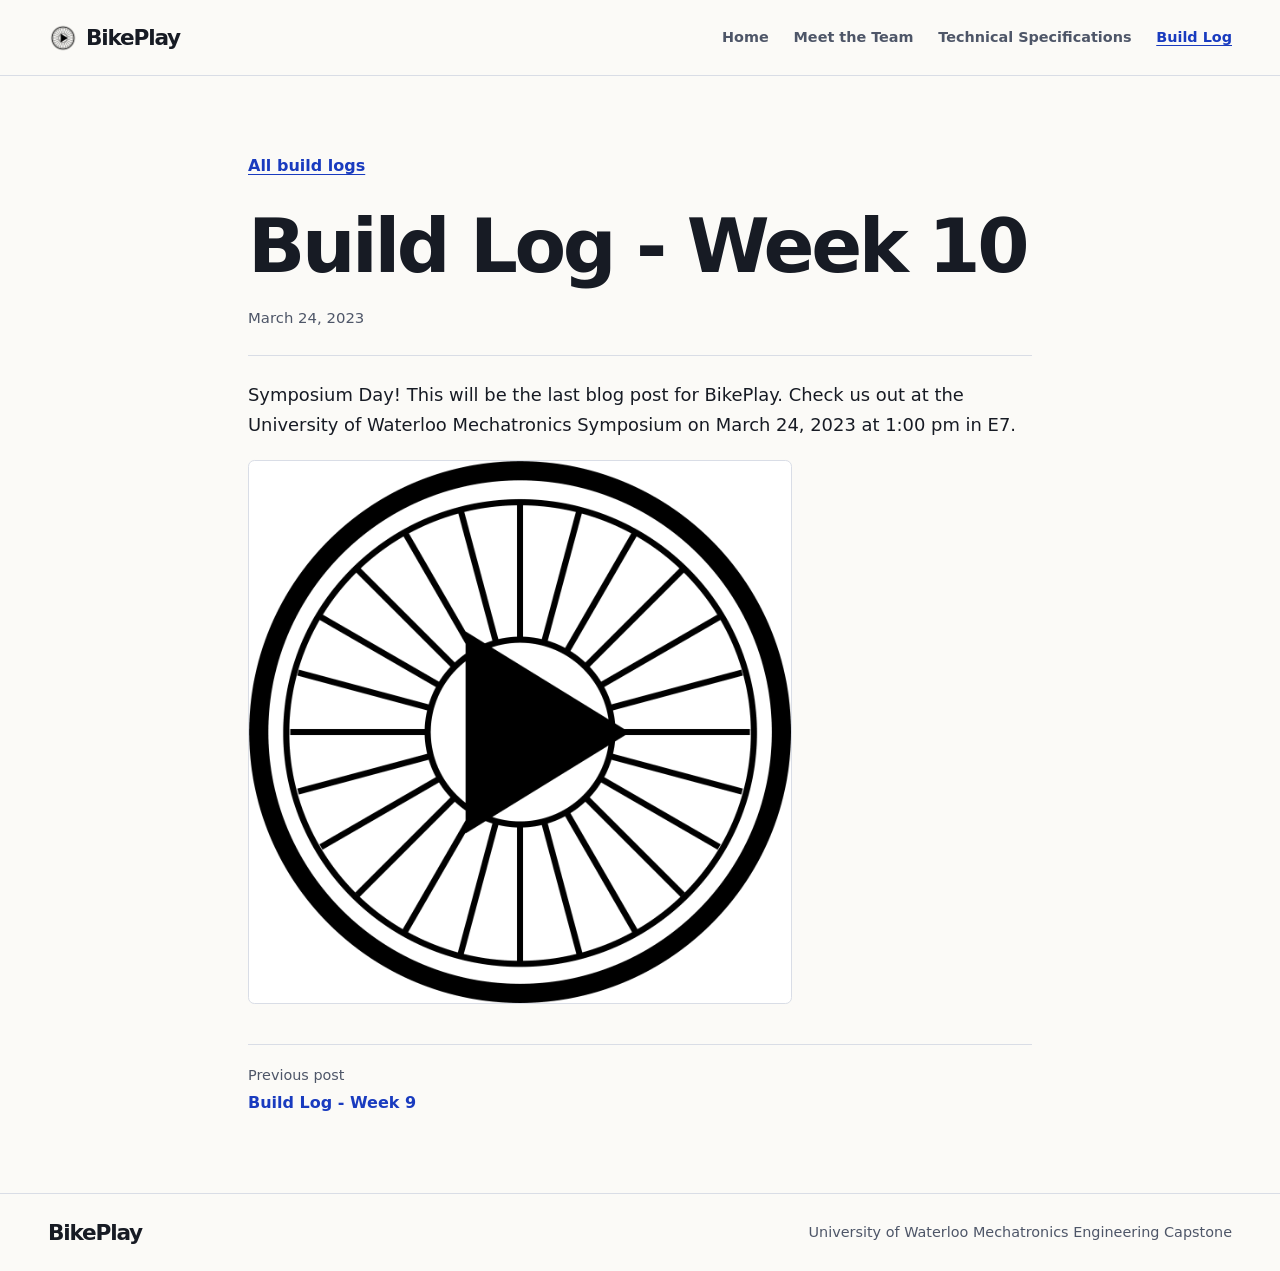
<file: website/build-log/i0v6q4go04890adeneg6n22q87gccx-2p7wj-7m7db-rc6rx-rsewk-9d5a8-n6ew4-cch6p-8pzwd/index.html>
<!doctype html>
<html lang="en-CA">
<head>
  <meta charset="utf-8">
  <meta name="viewport" content="width=device-width, initial-scale=1">
  <meta name="description" content="Symposium Week!">
  <title>Build Log - Week 10 | BikePlay</title>
  <link rel="icon" href="../../assets/app-icon.png" type="image/png">
  <link rel="stylesheet" href="../../assets/site.css">
</head>
<body>
  <a class="skip-link" href="#main">Skip to content</a>
  <header class="site-header">
    <div class="shell header-inner">
      <a class="brand" href="../../index.html">
        <img src="../../assets/app-icon.png" width="30" height="30" alt="">BikePlay
      </a>
      <nav aria-label="Main navigation"><a href="../../index.html">Home</a> <a href="../../about/index.html">Meet the Team</a> <a href="../../technical-specifications/index.html">Technical Specifications</a> <a href="../../build-log/index.html" aria-current="location">Build Log</a></nav>
    </div>
  </header>
  <main id="main">
    <article class="shell post">
      <header class="post-heading">
        <a class="back-link" href="../../build-log/index.html">All build logs</a>
        <h1>Build Log - Week 10</h1>
        <time datetime="2023-03-24">March 24, 2023</time>
      </header>
      <div class="post-body"><p>Symposium Day! This will be the last blog post for BikePlay. Check us out at the University of Waterloo Mechatronics Symposium on March 24, 2023 at 1:00 pm in E7.</p>
<div class="post-gallery"><a href="../../images/bikeplay-logo-black-7d9349cc.png"><img src="../../images/bikeplay-logo-black-7d9349cc.png" alt="Build Log - Week 10, image 1. Open full size." loading="lazy" decoding="async"></a></div></div>
      <nav class="post-nav" aria-label="Adjacent build logs"><a href="../../build-log/i0v6q4go04890adeneg6n22q87gccx-2p7wj-7m7db-rc6rx-rsewk-9d5a8-n6ew4-cch6p/index.html"><span>Previous post</span>Build Log - Week 9</a></nav>
    </article>
  </main>
  <footer class="site-footer">
    <div class="shell footer-inner">
      <a class="brand" href="../../index.html">BikePlay</a>
      <p>University of Waterloo Mechatronics Engineering Capstone</p>
    </div>
  </footer>
</body>
</html>
</file>
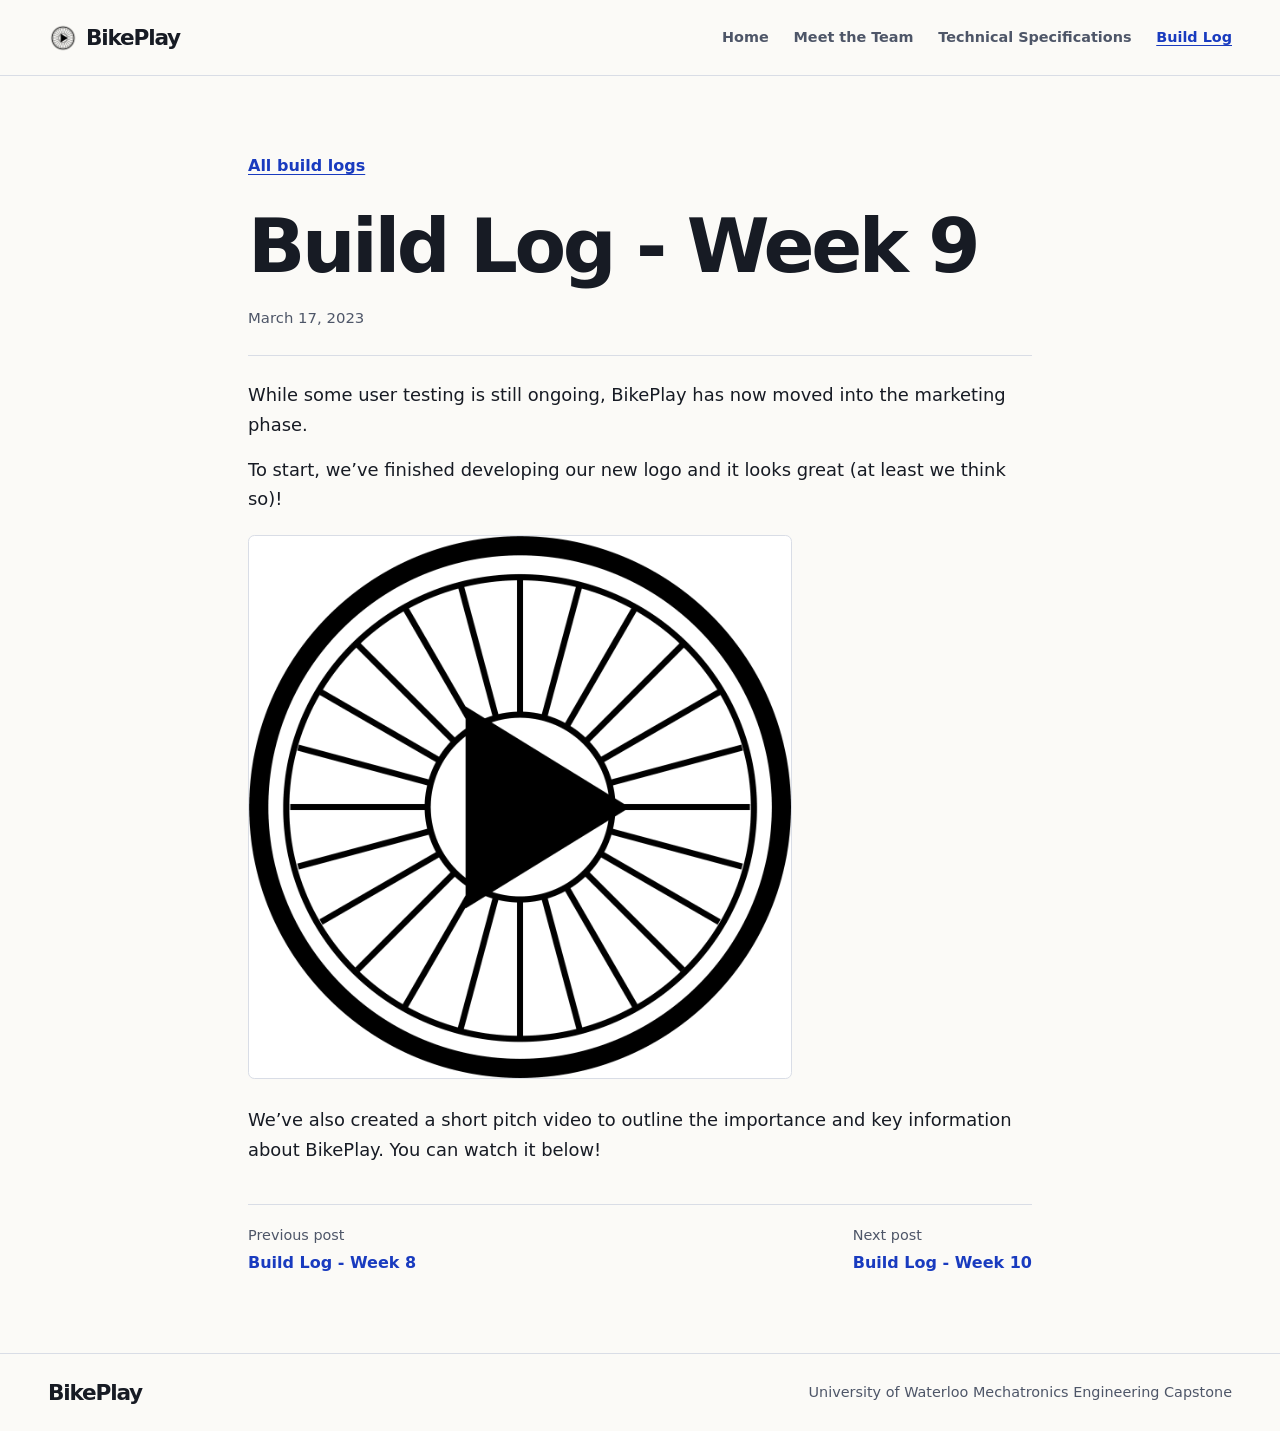
<file: website/build-log/i0v6q4go04890adeneg6n22q87gccx-2p7wj-7m7db-rc6rx-rsewk-9d5a8-n6ew4-cch6p/index.html>
<!doctype html>
<html lang="en-CA">
<head>
  <meta charset="utf-8">
  <meta name="viewport" content="width=device-width, initial-scale=1">
  <meta name="description" content="Marketing Week!">
  <title>Build Log - Week 9 | BikePlay</title>
  <link rel="icon" href="../../assets/app-icon.png" type="image/png">
  <link rel="stylesheet" href="../../assets/site.css">
</head>
<body>
  <a class="skip-link" href="#main">Skip to content</a>
  <header class="site-header">
    <div class="shell header-inner">
      <a class="brand" href="../../index.html">
        <img src="../../assets/app-icon.png" width="30" height="30" alt="">BikePlay
      </a>
      <nav aria-label="Main navigation"><a href="../../index.html">Home</a> <a href="../../about/index.html">Meet the Team</a> <a href="../../technical-specifications/index.html">Technical Specifications</a> <a href="../../build-log/index.html" aria-current="location">Build Log</a></nav>
    </div>
  </header>
  <main id="main">
    <article class="shell post">
      <header class="post-heading">
        <a class="back-link" href="../../build-log/index.html">All build logs</a>
        <h1>Build Log - Week 9</h1>
        <time datetime="2023-03-17">March 17, 2023</time>
      </header>
      <div class="post-body"><p>While some user testing is still ongoing, BikePlay has now moved into the marketing phase.</p>
<p>To start, we’ve finished developing our new logo and it looks great (at least we think so)!</p>
<div class="post-gallery"><a href="../../images/bikeplay-logo-black-7d9349cc.png"><img src="../../images/bikeplay-logo-black-7d9349cc.png" alt="Build Log - Week 9, image 1. Open full size." loading="lazy" decoding="async"></a></div>
<p>We’ve also created a short pitch video to outline the importance and key information about BikePlay. You can watch it below!</p></div>
      <nav class="post-nav" aria-label="Adjacent build logs"><a href="../../build-log/i0v6q4go04890adeneg6n22q87gccx-2p7wj-7m7db-rc6rx-rsewk-9d5a8-n6ew4/index.html"><span>Previous post</span>Build Log - Week 8</a><a href="../../build-log/i0v6q4go04890adeneg6n22q87gccx-2p7wj-7m7db-rc6rx-rsewk-9d5a8-n6ew4-cch6p-8pzwd/index.html"><span>Next post</span>Build Log - Week 10</a></nav>
    </article>
  </main>
  <footer class="site-footer">
    <div class="shell footer-inner">
      <a class="brand" href="../../index.html">BikePlay</a>
      <p>University of Waterloo Mechatronics Engineering Capstone</p>
    </div>
  </footer>
</body>
</html>
</file>
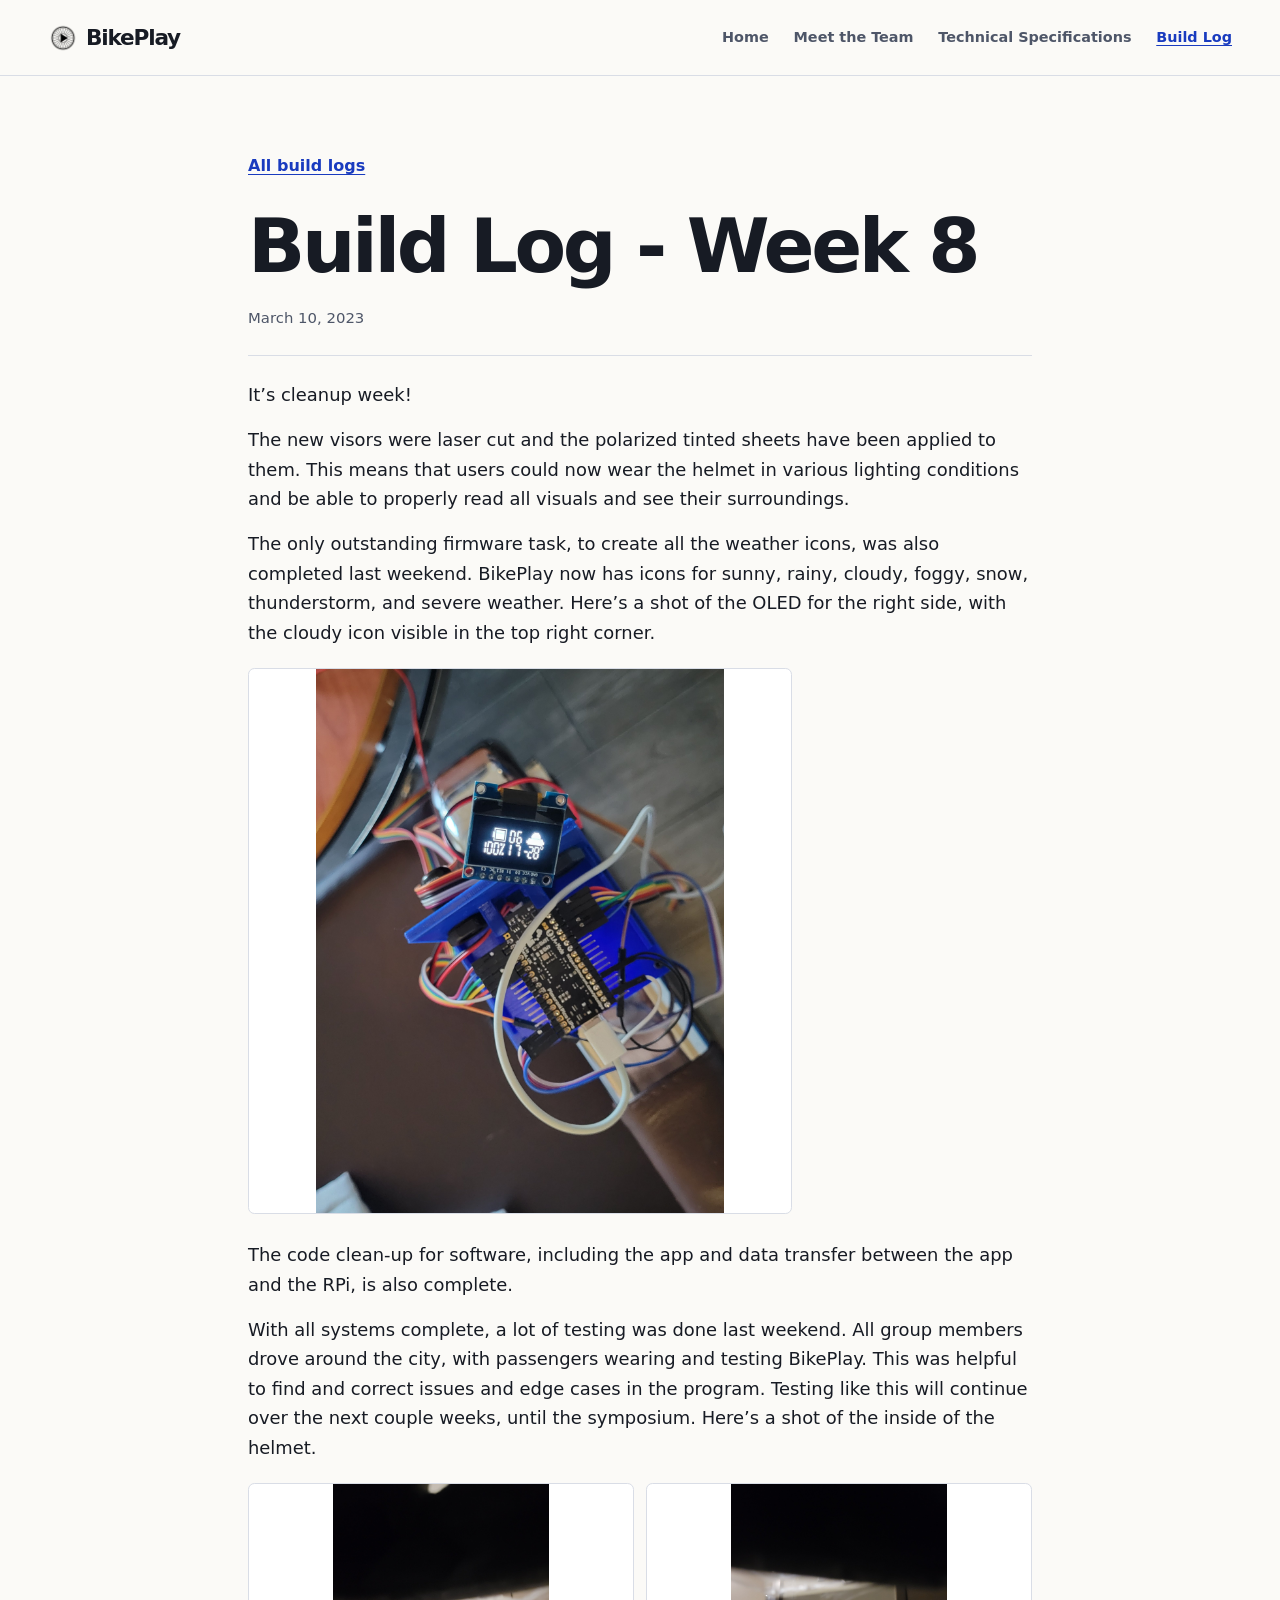
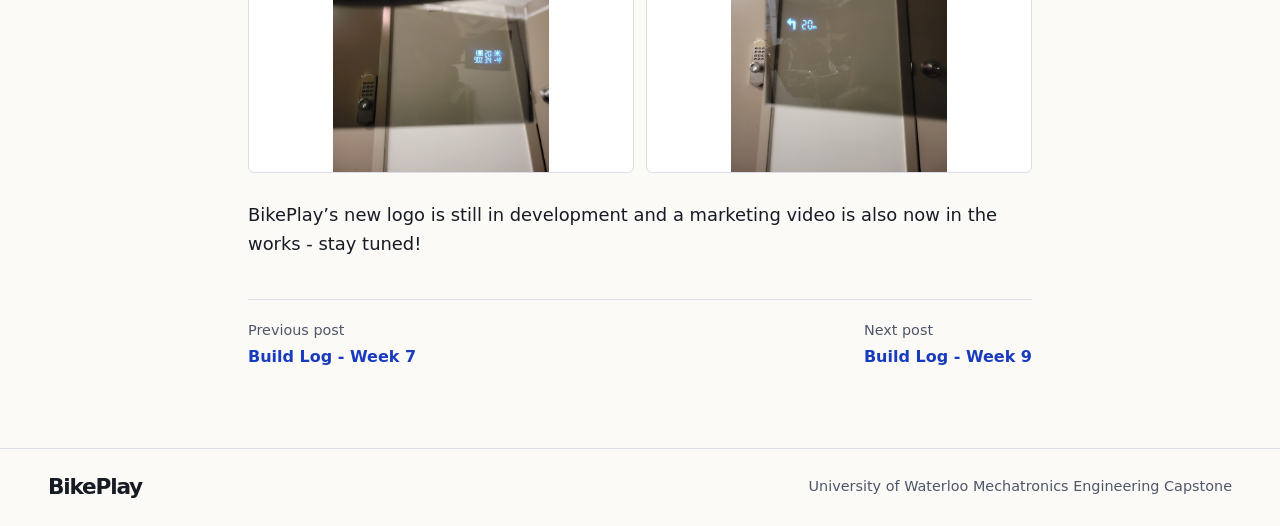
<file: website/build-log/i0v6q4go04890adeneg6n22q87gccx-2p7wj-7m7db-rc6rx-rsewk-9d5a8-n6ew4/index.html>
<!doctype html>
<html lang="en-CA">
<head>
  <meta charset="utf-8">
  <meta name="viewport" content="width=device-width, initial-scale=1">
  <meta name="description" content="Clean Up Week!">
  <title>Build Log - Week 8 | BikePlay</title>
  <link rel="icon" href="../../assets/app-icon.png" type="image/png">
  <link rel="stylesheet" href="../../assets/site.css">
</head>
<body>
  <a class="skip-link" href="#main">Skip to content</a>
  <header class="site-header">
    <div class="shell header-inner">
      <a class="brand" href="../../index.html">
        <img src="../../assets/app-icon.png" width="30" height="30" alt="">BikePlay
      </a>
      <nav aria-label="Main navigation"><a href="../../index.html">Home</a> <a href="../../about/index.html">Meet the Team</a> <a href="../../technical-specifications/index.html">Technical Specifications</a> <a href="../../build-log/index.html" aria-current="location">Build Log</a></nav>
    </div>
  </header>
  <main id="main">
    <article class="shell post">
      <header class="post-heading">
        <a class="back-link" href="../../build-log/index.html">All build logs</a>
        <h1>Build Log - Week 8</h1>
        <time datetime="2023-03-10">March 10, 2023</time>
      </header>
      <div class="post-body"><p>It’s cleanup week!</p>
<p>The new visors were laser cut and the polarized tinted sheets have been applied to them. This means that users could now wear the helmet in various lighting conditions and be able to properly read all visuals and see their surroundings.</p>
<p>The only outstanding firmware task, to create all the weather icons, was also completed last weekend. BikePlay now has icons for sunny, rainy, cloudy, foggy, snow, thunderstorm, and severe weather. Here’s a shot of the OLED for the right side, with the cloudy icon visible in the top right corner.</p>
<div class="post-gallery"><a href="../../images/weather-icon-5fe723ac.jpg"><img src="../../images/weather-icon-5fe723ac.jpg" alt="Build Log - Week 8, image 1. Open full size." loading="lazy" decoding="async"></a></div>
<p>The code clean-up for software, including the app and data transfer between the app and the RPi, is also complete.</p>
<p>With all systems complete, a lot of testing was done last weekend. All group members drove around the city, with passengers wearing and testing BikePlay. This was helpful to find and correct issues and edge cases in the program. Testing like this will continue over the next couple weeks, until the symposium. Here’s a shot of the inside of the helmet.</p>
<div class="post-gallery"><a href="../../images/helmet-interior1-9d233648.jpg"><img src="../../images/helmet-interior1-9d233648.jpg" alt="Build Log - Week 8, image 2. Open full size." loading="lazy" decoding="async"></a><a href="../../images/helmet-interior2.jpg"><img src="../../images/helmet-interior2.jpg" alt="Build Log - Week 8, image 3. Open full size." loading="lazy" decoding="async"></a></div>
<p>BikePlay’s new logo is still in development and a marketing video is also now in the works - stay tuned!</p></div>
      <nav class="post-nav" aria-label="Adjacent build logs"><a href="../../build-log/i0v6q4go04890adeneg6n22q87gccx-2p7wj-7m7db-rc6rx-rsewk-9d5a8/index.html"><span>Previous post</span>Build Log - Week 7</a><a href="../../build-log/i0v6q4go04890adeneg6n22q87gccx-2p7wj-7m7db-rc6rx-rsewk-9d5a8-n6ew4-cch6p/index.html"><span>Next post</span>Build Log - Week 9</a></nav>
    </article>
  </main>
  <footer class="site-footer">
    <div class="shell footer-inner">
      <a class="brand" href="../../index.html">BikePlay</a>
      <p>University of Waterloo Mechatronics Engineering Capstone</p>
    </div>
  </footer>
</body>
</html>
</file>
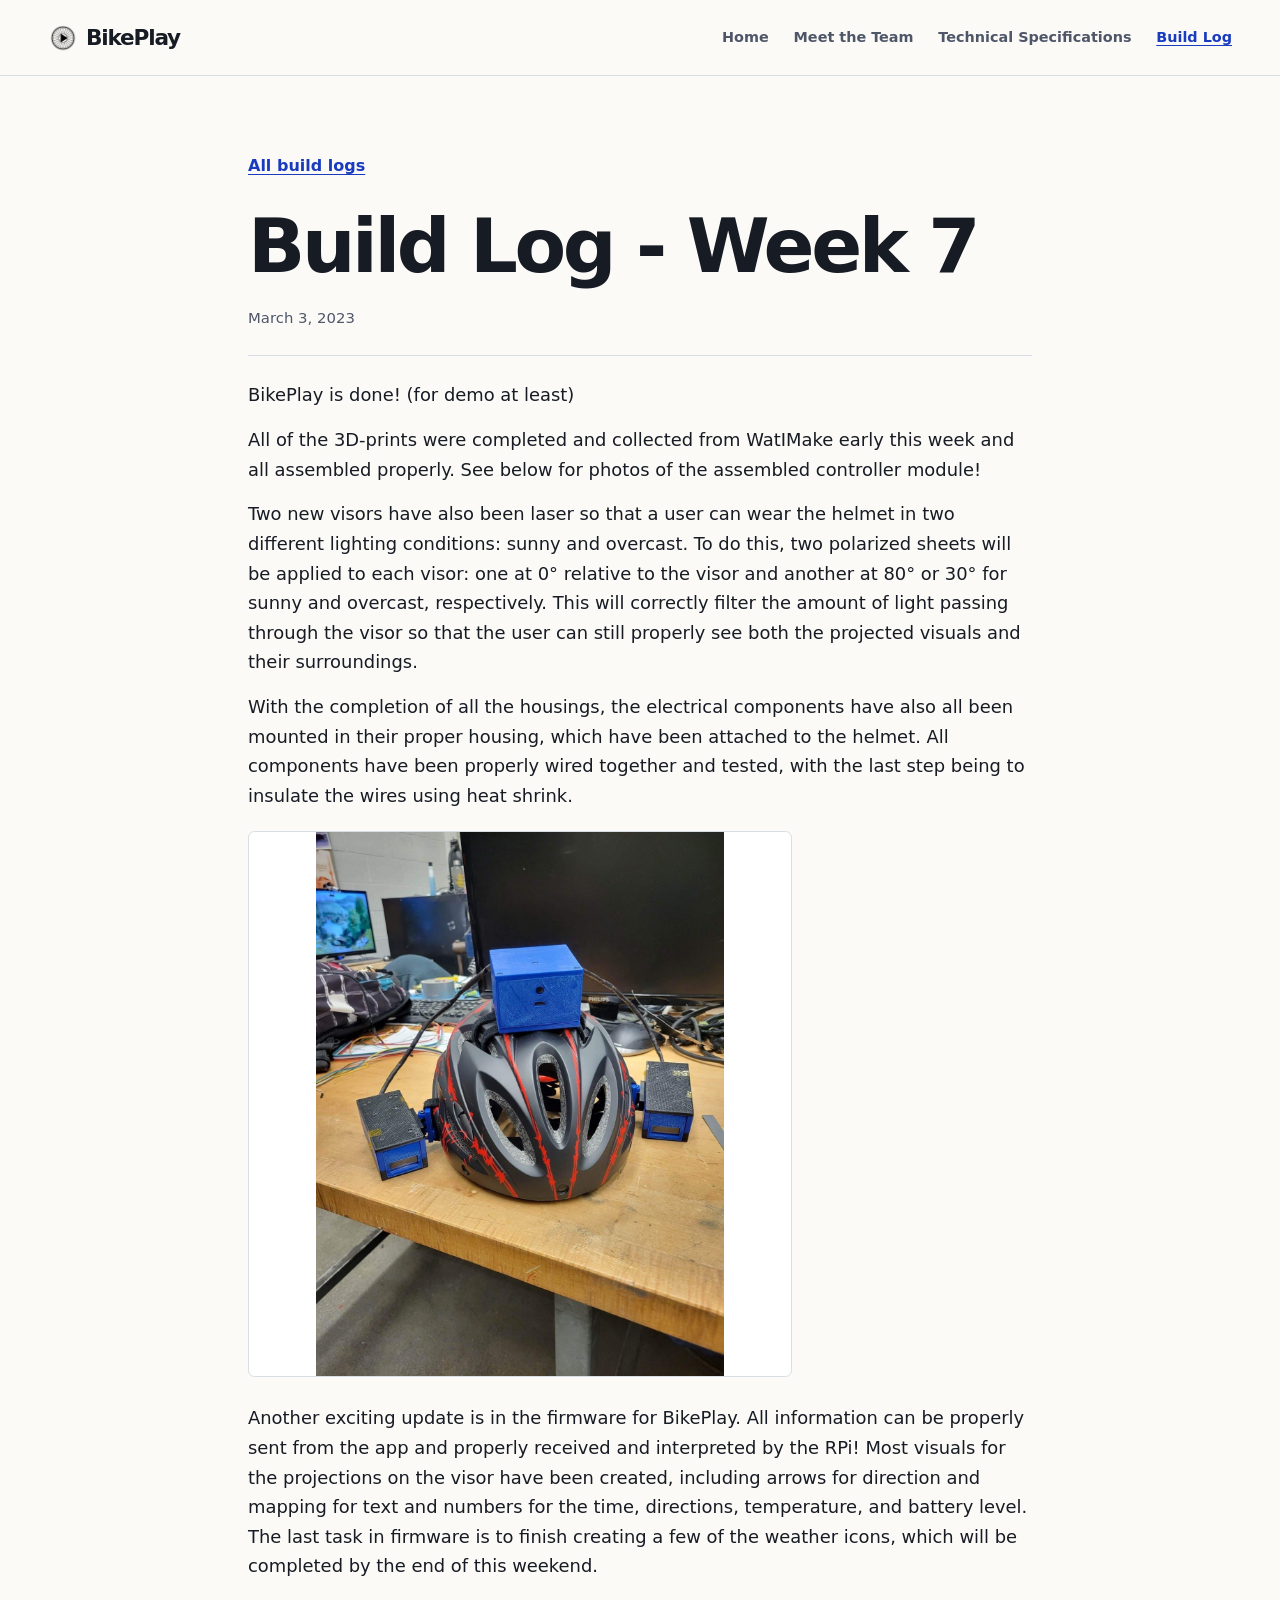
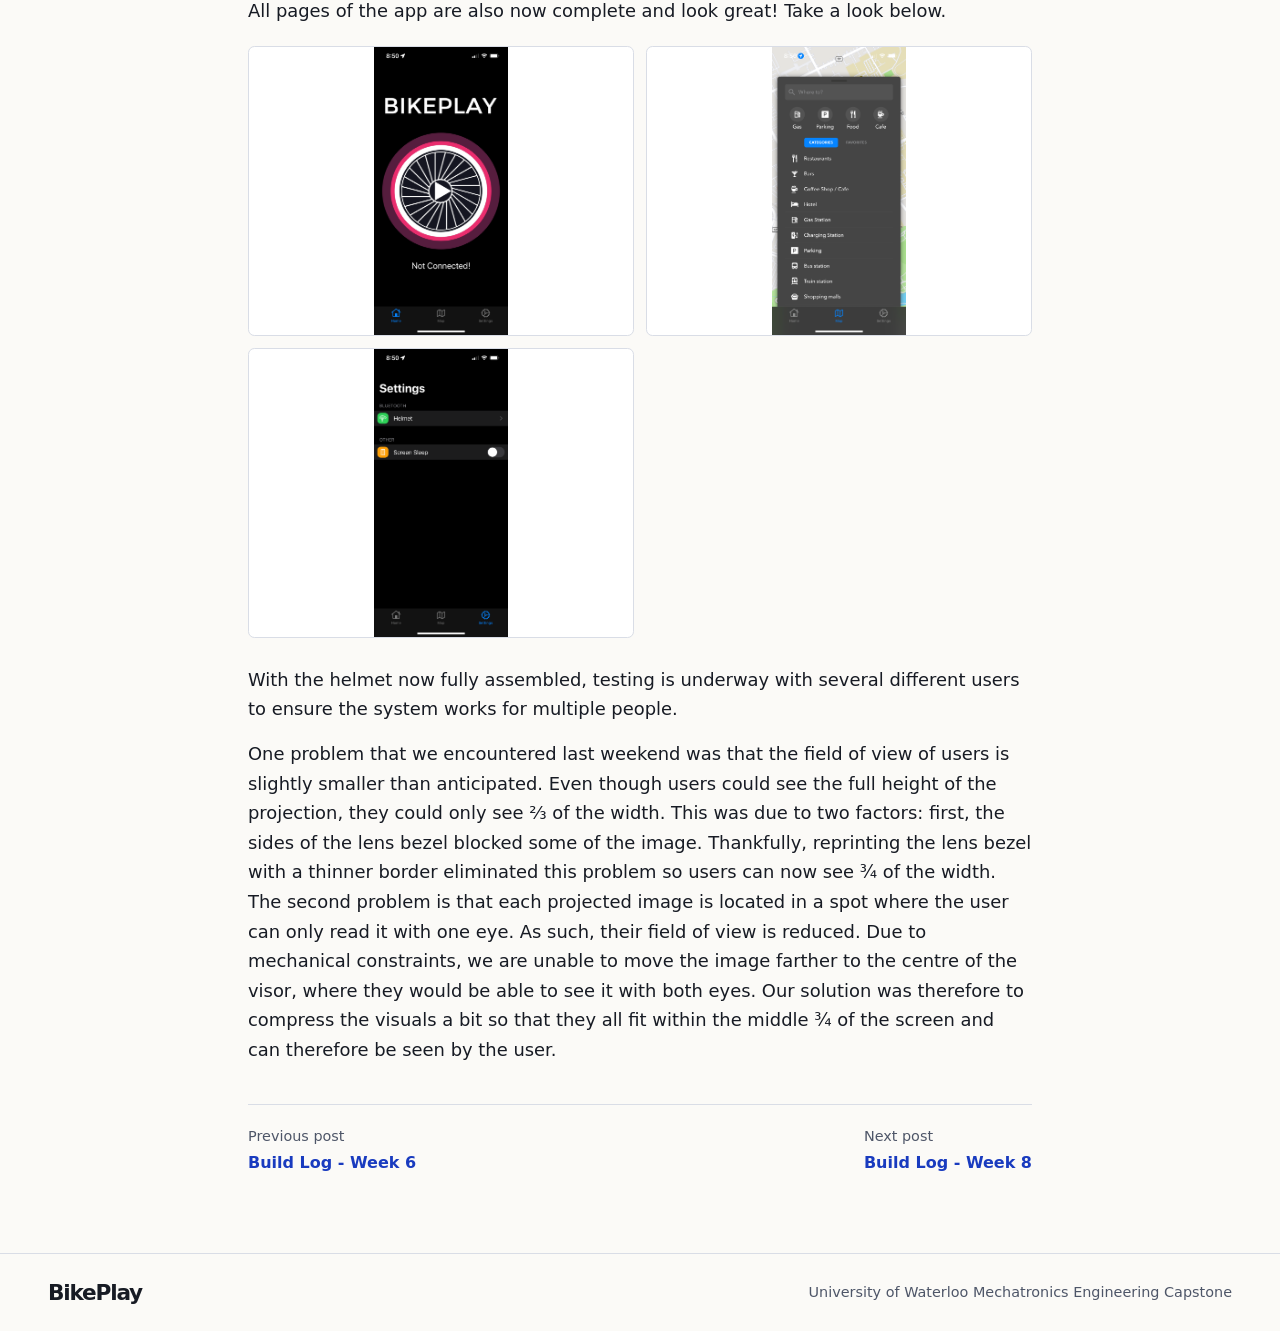
<file: website/build-log/i0v6q4go04890adeneg6n22q87gccx-2p7wj-7m7db-rc6rx-rsewk-9d5a8/index.html>
<!doctype html>
<html lang="en-CA">
<head>
  <meta charset="utf-8">
  <meta name="viewport" content="width=device-width, initial-scale=1">
  <meta name="description" content="BikePlay is done!">
  <title>Build Log - Week 7 | BikePlay</title>
  <link rel="icon" href="../../assets/app-icon.png" type="image/png">
  <link rel="stylesheet" href="../../assets/site.css">
</head>
<body>
  <a class="skip-link" href="#main">Skip to content</a>
  <header class="site-header">
    <div class="shell header-inner">
      <a class="brand" href="../../index.html">
        <img src="../../assets/app-icon.png" width="30" height="30" alt="">BikePlay
      </a>
      <nav aria-label="Main navigation"><a href="../../index.html">Home</a> <a href="../../about/index.html">Meet the Team</a> <a href="../../technical-specifications/index.html">Technical Specifications</a> <a href="../../build-log/index.html" aria-current="location">Build Log</a></nav>
    </div>
  </header>
  <main id="main">
    <article class="shell post">
      <header class="post-heading">
        <a class="back-link" href="../../build-log/index.html">All build logs</a>
        <h1>Build Log - Week 7</h1>
        <time datetime="2023-03-03">March 3, 2023</time>
      </header>
      <div class="post-body"><p>BikePlay is done! (for demo at least)</p>
<p>All of the 3D-prints were completed and collected from WatIMake early this week and all assembled properly. See below for photos of the assembled controller module!</p>
<p>Two new visors have also been laser so that a user can wear the helmet in two different lighting conditions: sunny and overcast. To do this, two polarized sheets will be applied to each visor: one at 0° relative to the visor and another at 80° or 30° for sunny and overcast, respectively. This will correctly filter the amount of light passing through the visor so that the user can still properly see both the projected visuals and their surroundings.</p>
<p>With the completion of all the housings, the electrical components have also all been mounted in their proper housing, which have been attached to the helmet. All components have been properly wired together and tested, with the last step being to insulate the wires using heat shrink.</p>
<div class="post-gallery"><a href="../../images/img-7957-b3448d6c.jpg"><img src="../../images/img-7957-b3448d6c.jpg" alt="Build Log - Week 7, image 1. Open full size." loading="lazy" decoding="async"></a></div>
<p>Another exciting update is in the firmware for BikePlay. All information can be properly sent from the app and properly received and interpreted by the RPi! Most visuals for the projections on the visor have been created, including arrows for direction and mapping for text and numbers for the time, directions, temperature, and battery level. The last task in firmware is to finish creating a few of the weather icons, which will be completed by the end of this weekend.</p>
<p>All pages of the app are also now complete and look great! Take a look below.</p>
<div class="post-gallery"><a href="../../images/img-7955.png"><img src="../../images/img-7955.png" alt="Build Log - Week 7, image 2. Open full size." loading="lazy" decoding="async"></a><a href="../../images/img-7954.png"><img src="../../images/img-7954.png" alt="Build Log - Week 7, image 3. Open full size." loading="lazy" decoding="async"></a><a href="../../images/img-7956.png"><img src="../../images/img-7956.png" alt="Build Log - Week 7, image 4. Open full size." loading="lazy" decoding="async"></a></div>
<p>With the helmet now fully assembled, testing is underway with several different users to ensure the system works for multiple people.</p>
<p>One problem that we encountered last weekend was that the field of view of users is slightly smaller than anticipated. Even though users could see the full height of the projection, they could only see ⅔ of the width. This was due to two factors: first, the sides of the lens bezel blocked some of the image. Thankfully, reprinting the lens bezel with a thinner border eliminated this problem so users can now see ¾ of the width. The second problem is that each projected image is located in a spot where the user can only read it with one eye. As such, their field of view is reduced. Due to mechanical constraints, we are unable to move the image farther to the centre of the visor, where they would be able to see it with both eyes. Our solution was therefore to compress the visuals a bit so that they all fit within the middle ¾ of the screen and can therefore be seen by the user.</p></div>
      <nav class="post-nav" aria-label="Adjacent build logs"><a href="../../build-log/i0v6q4go04890adeneg6n22q87gccx-2p7wj-7m7db-rc6rx-rsewk/index.html"><span>Previous post</span>Build Log - Week 6</a><a href="../../build-log/i0v6q4go04890adeneg6n22q87gccx-2p7wj-7m7db-rc6rx-rsewk-9d5a8-n6ew4/index.html"><span>Next post</span>Build Log - Week 8</a></nav>
    </article>
  </main>
  <footer class="site-footer">
    <div class="shell footer-inner">
      <a class="brand" href="../../index.html">BikePlay</a>
      <p>University of Waterloo Mechatronics Engineering Capstone</p>
    </div>
  </footer>
</body>
</html>
</file>
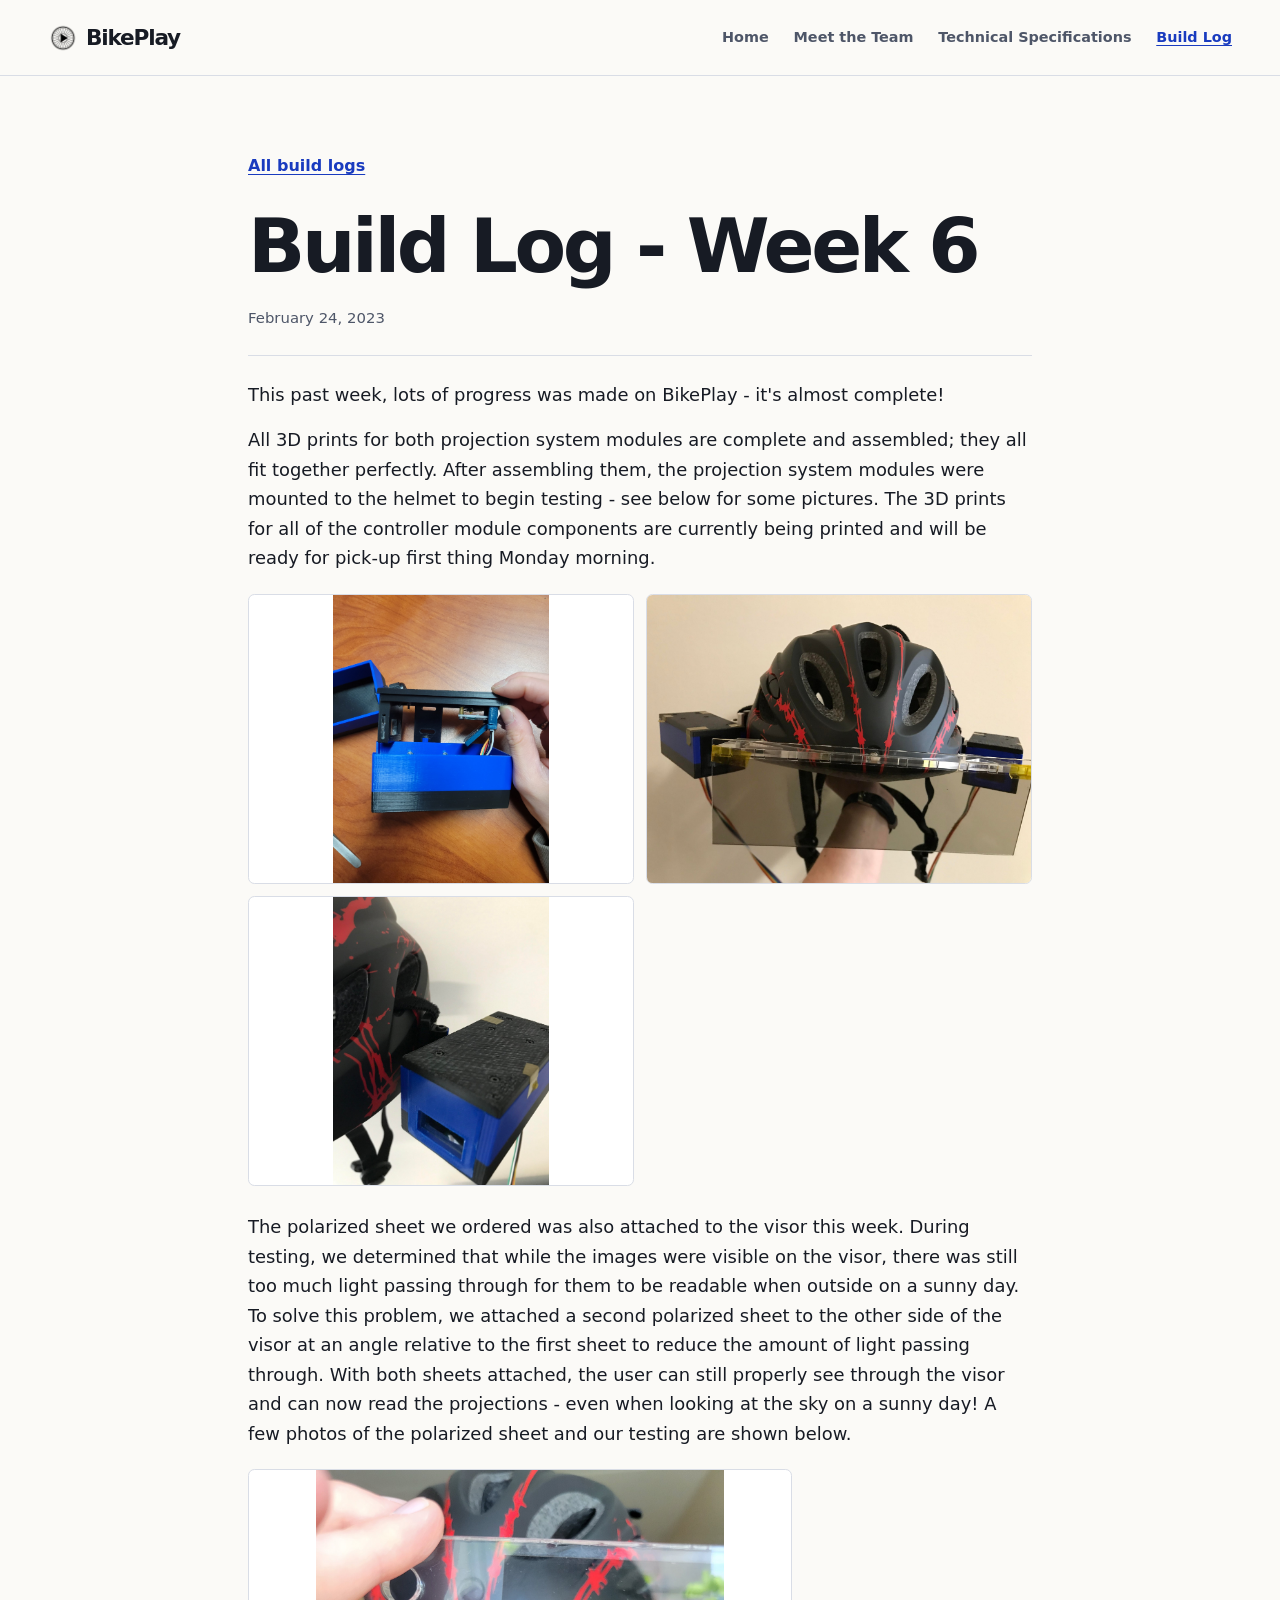
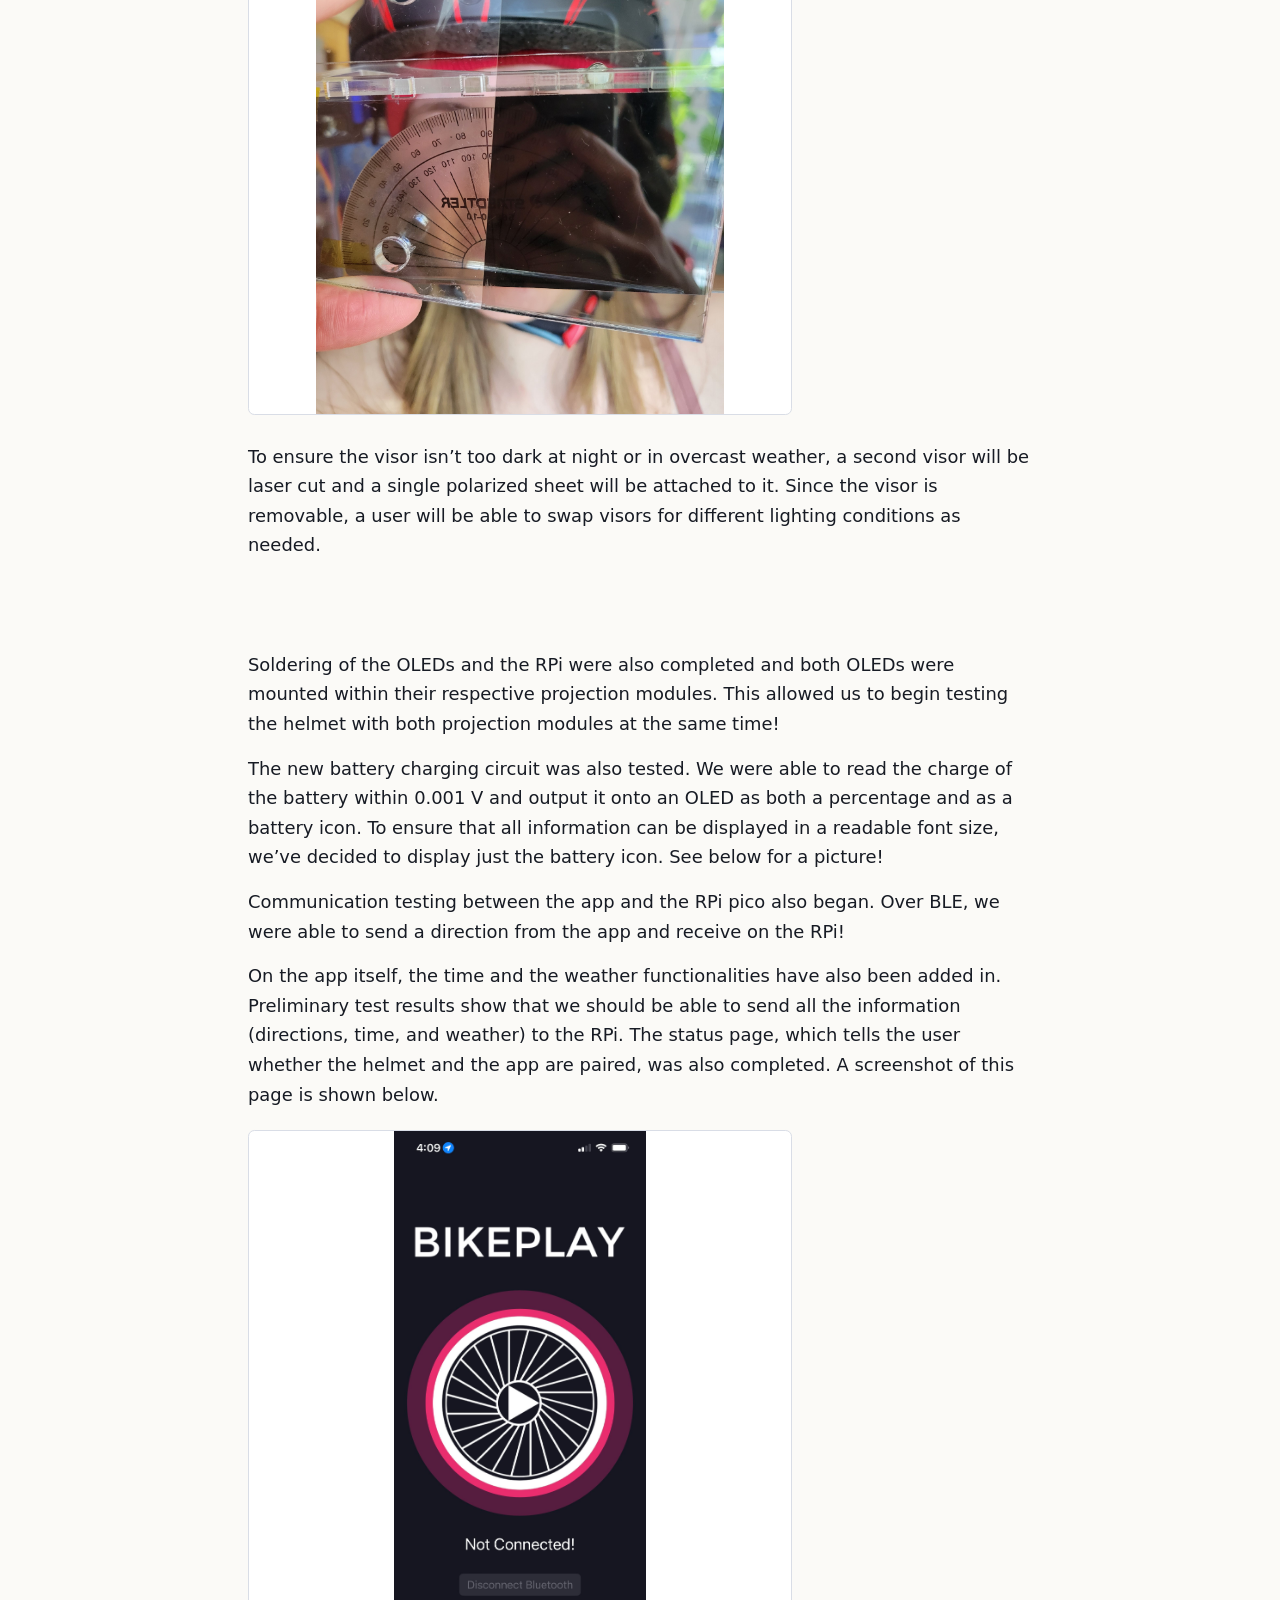
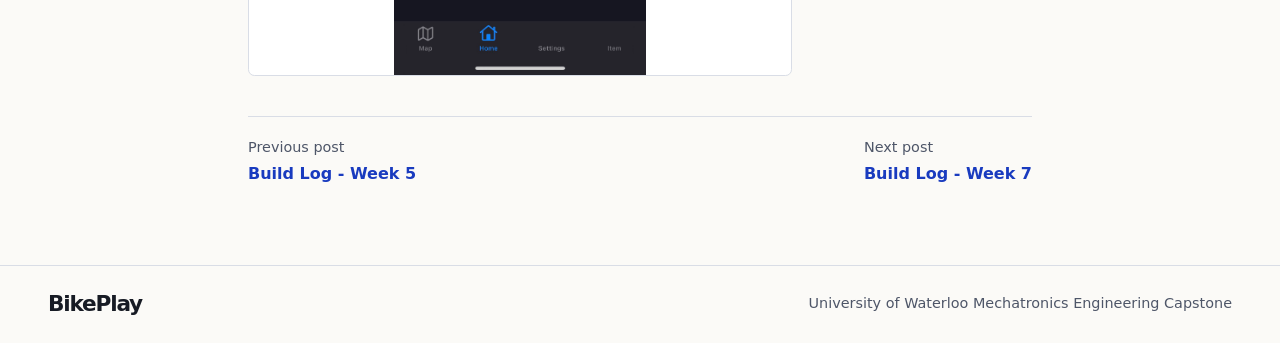
<file: website/build-log/i0v6q4go04890adeneg6n22q87gccx-2p7wj-7m7db-rc6rx-rsewk/index.html>
<!doctype html>
<html lang="en-CA">
<head>
  <meta charset="utf-8">
  <meta name="viewport" content="width=device-width, initial-scale=1">
  <meta name="description" content="Reading Week Hackathon!">
  <title>Build Log - Week 6 | BikePlay</title>
  <link rel="icon" href="../../assets/app-icon.png" type="image/png">
  <link rel="stylesheet" href="../../assets/site.css">
</head>
<body>
  <a class="skip-link" href="#main">Skip to content</a>
  <header class="site-header">
    <div class="shell header-inner">
      <a class="brand" href="../../index.html">
        <img src="../../assets/app-icon.png" width="30" height="30" alt="">BikePlay
      </a>
      <nav aria-label="Main navigation"><a href="../../index.html">Home</a> <a href="../../about/index.html">Meet the Team</a> <a href="../../technical-specifications/index.html">Technical Specifications</a> <a href="../../build-log/index.html" aria-current="location">Build Log</a></nav>
    </div>
  </header>
  <main id="main">
    <article class="shell post">
      <header class="post-heading">
        <a class="back-link" href="../../build-log/index.html">All build logs</a>
        <h1>Build Log - Week 6</h1>
        <time datetime="2023-02-24">February 24, 2023</time>
      </header>
      <div class="post-body"><p>This past week, lots of progress was made on BikePlay - it's almost complete!</p>
<p>All 3D prints for both projection system modules are complete and assembled; they all fit together perfectly. After assembling them, the projection system modules were mounted to the helmet to begin testing - see below for some pictures. The 3D prints for all of the controller module components are currently being printed and will be ready for pick-up first thing Monday morning.</p>
<div class="post-gallery"><a href="../../images/projection1.jpg"><img src="../../images/projection1.jpg" alt="Build Log - Week 6, image 1. Open full size." loading="lazy" decoding="async"></a><a href="../../images/projection-on-helmet3-d71d4f5e.jpg"><img src="../../images/projection-on-helmet3-d71d4f5e.jpg" alt="Build Log - Week 6, image 2. Open full size." loading="lazy" decoding="async"></a><a href="../../images/projection-on-helmet2.jpg"><img src="../../images/projection-on-helmet2.jpg" alt="Build Log - Week 6, image 3. Open full size." loading="lazy" decoding="async"></a></div>
<p>The polarized sheet we ordered was also attached to the visor this week. During testing, we determined that while the images were visible on the visor, there was still too much light passing through for them to be readable when outside on a sunny day. To solve this problem, we attached a second polarized sheet to the other side of the visor at an angle relative to the first sheet to reduce the amount of light passing through. With both sheets attached, the user can still properly see through the visor and can now read the projections - even when looking at the sky on a sunny day! A few photos of the polarized sheet and our testing are shown below.</p>
<div class="post-gallery"><a href="../../images/visor-with-tint2.jpg"><img src="../../images/visor-with-tint2.jpg" alt="Build Log - Week 6, image 4. Open full size." loading="lazy" decoding="async"></a></div>
<p>To ensure the visor isn’t too dark at night or in overcast weather, a second visor will be laser cut and a single polarized sheet will be attached to it. Since the visor is removable, a user will be able to swap visors for different lighting conditions as needed.</p>
<p><br><br></p>
<p>Soldering of the OLEDs and the RPi were also completed and both OLEDs were mounted within their respective projection modules. This allowed us to begin testing the helmet with both projection modules at the same time!</p>
<p>The new battery charging circuit was also tested. We were able to read the charge of the battery within 0.001 V and output it onto an OLED as both a percentage and as a battery icon. To ensure that all information can be displayed in a readable font size, we’ve decided to display just the battery icon. See below for a picture!</p>
<p>Communication testing between the app and the RPi pico also began. Over BLE, we were able to send a direction from the app and receive on the RPi!</p>
<p>On the app itself, the time and the weather functionalities have also been added in. Preliminary test results show that we should be able to send all the information (directions, time, and weather) to the RPi. The status page, which tells the user whether the helmet and the app are paired, was also completed. A screenshot of this page is shown below.</p>
<div class="post-gallery"><a href="../../images/img-18ad6c261392-1.jpeg"><img src="../../images/img-18ad6c261392-1.jpeg" alt="Build Log - Week 6, image 5. Open full size." loading="lazy" decoding="async"></a></div></div>
      <nav class="post-nav" aria-label="Adjacent build logs"><a href="../../build-log/i0v6q4go04890adeneg6n22q87gccx-2p7wj-7m7db-rc6rx/index.html"><span>Previous post</span>Build Log - Week 5</a><a href="../../build-log/i0v6q4go04890adeneg6n22q87gccx-2p7wj-7m7db-rc6rx-rsewk-9d5a8/index.html"><span>Next post</span>Build Log - Week 7</a></nav>
    </article>
  </main>
  <footer class="site-footer">
    <div class="shell footer-inner">
      <a class="brand" href="../../index.html">BikePlay</a>
      <p>University of Waterloo Mechatronics Engineering Capstone</p>
    </div>
  </footer>
</body>
</html>
</file>
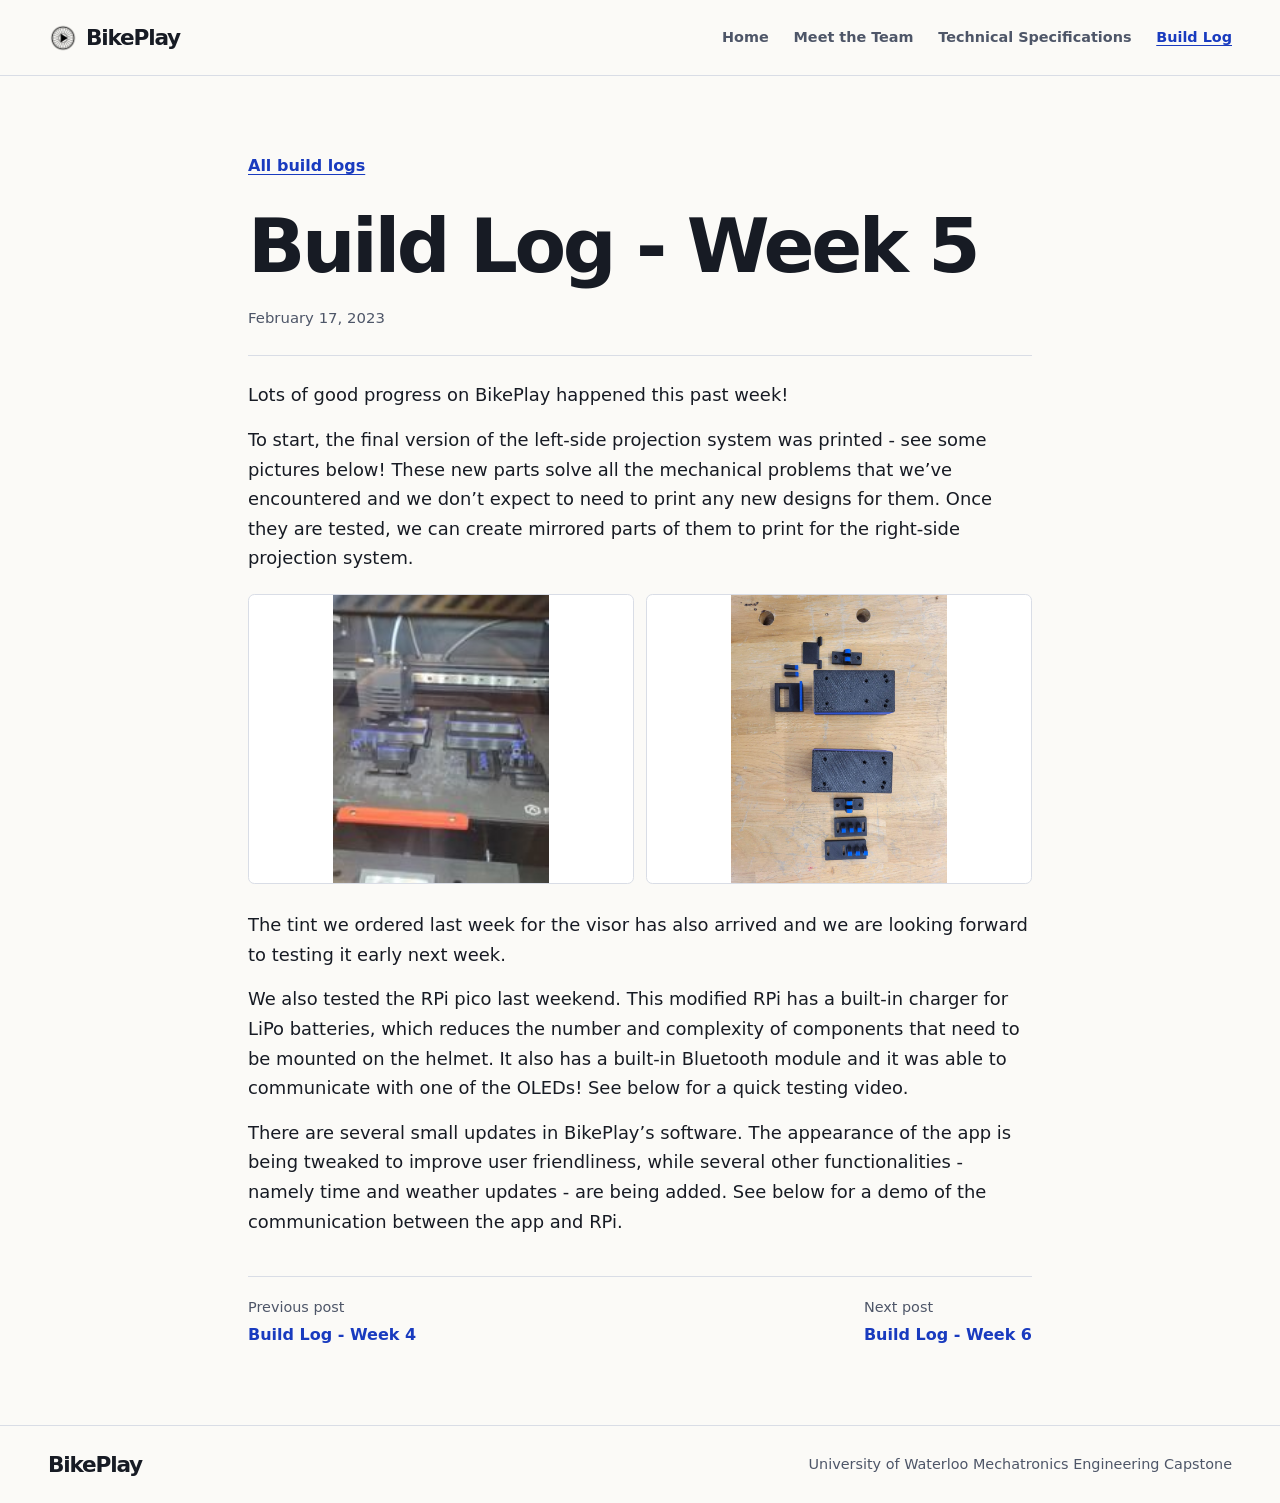
<file: website/build-log/i0v6q4go04890adeneg6n22q87gccx-2p7wj-7m7db-rc6rx/index.html>
<!doctype html>
<html lang="en-CA">
<head>
  <meta charset="utf-8">
  <meta name="viewport" content="width=device-width, initial-scale=1">
  <meta name="description" content="Reading Week!">
  <title>Build Log - Week 5 | BikePlay</title>
  <link rel="icon" href="../../assets/app-icon.png" type="image/png">
  <link rel="stylesheet" href="../../assets/site.css">
</head>
<body>
  <a class="skip-link" href="#main">Skip to content</a>
  <header class="site-header">
    <div class="shell header-inner">
      <a class="brand" href="../../index.html">
        <img src="../../assets/app-icon.png" width="30" height="30" alt="">BikePlay
      </a>
      <nav aria-label="Main navigation"><a href="../../index.html">Home</a> <a href="../../about/index.html">Meet the Team</a> <a href="../../technical-specifications/index.html">Technical Specifications</a> <a href="../../build-log/index.html" aria-current="location">Build Log</a></nav>
    </div>
  </header>
  <main id="main">
    <article class="shell post">
      <header class="post-heading">
        <a class="back-link" href="../../build-log/index.html">All build logs</a>
        <h1>Build Log - Week 5</h1>
        <time datetime="2023-02-17">February 17, 2023</time>
      </header>
      <div class="post-body"><p>Lots of good progress on BikePlay happened this past week!</p>
<p>To start, the final version of the left-side projection system was printed - see some pictures below! These new parts solve all the mechanical problems that we’ve encountered and we don’t expect to need to print any new designs for them. Once they are tested, we can create mirrored parts of them to print for the right-side projection system.</p>
<div class="post-gallery"><a href="../../images/3d-print1.jpg"><img src="../../images/3d-print1.jpg" alt="Build Log - Week 5, image 1. Open full size." loading="lazy" decoding="async"></a><a href="../../images/3d-print2-70234476.jpg"><img src="../../images/3d-print2-70234476.jpg" alt="Build Log - Week 5, image 2. Open full size." loading="lazy" decoding="async"></a></div>
<p>The tint we ordered last week for the visor has also arrived and we are looking forward to testing it early next week.</p>
<p>We also tested the RPi pico last weekend. This modified RPi has a built-in charger for LiPo batteries, which reduces the number and complexity of components that need to be mounted on the helmet. It also has a built-in Bluetooth module and it was able to communicate with one of the OLEDs! See below for a quick testing video.</p>
<p>There are several small updates in BikePlay’s software. The appearance of the app is being tweaked to improve user friendliness, while several other functionalities - namely time and weather updates - are being added. See below for a demo of the communication between the app and RPi.</p></div>
      <nav class="post-nav" aria-label="Adjacent build logs"><a href="../../build-log/i0v6q4go04890adeneg6n22q87gccx-2p7wj-7m7db/index.html"><span>Previous post</span>Build Log - Week 4</a><a href="../../build-log/i0v6q4go04890adeneg6n22q87gccx-2p7wj-7m7db-rc6rx-rsewk/index.html"><span>Next post</span>Build Log - Week 6</a></nav>
    </article>
  </main>
  <footer class="site-footer">
    <div class="shell footer-inner">
      <a class="brand" href="../../index.html">BikePlay</a>
      <p>University of Waterloo Mechatronics Engineering Capstone</p>
    </div>
  </footer>
</body>
</html>
</file>
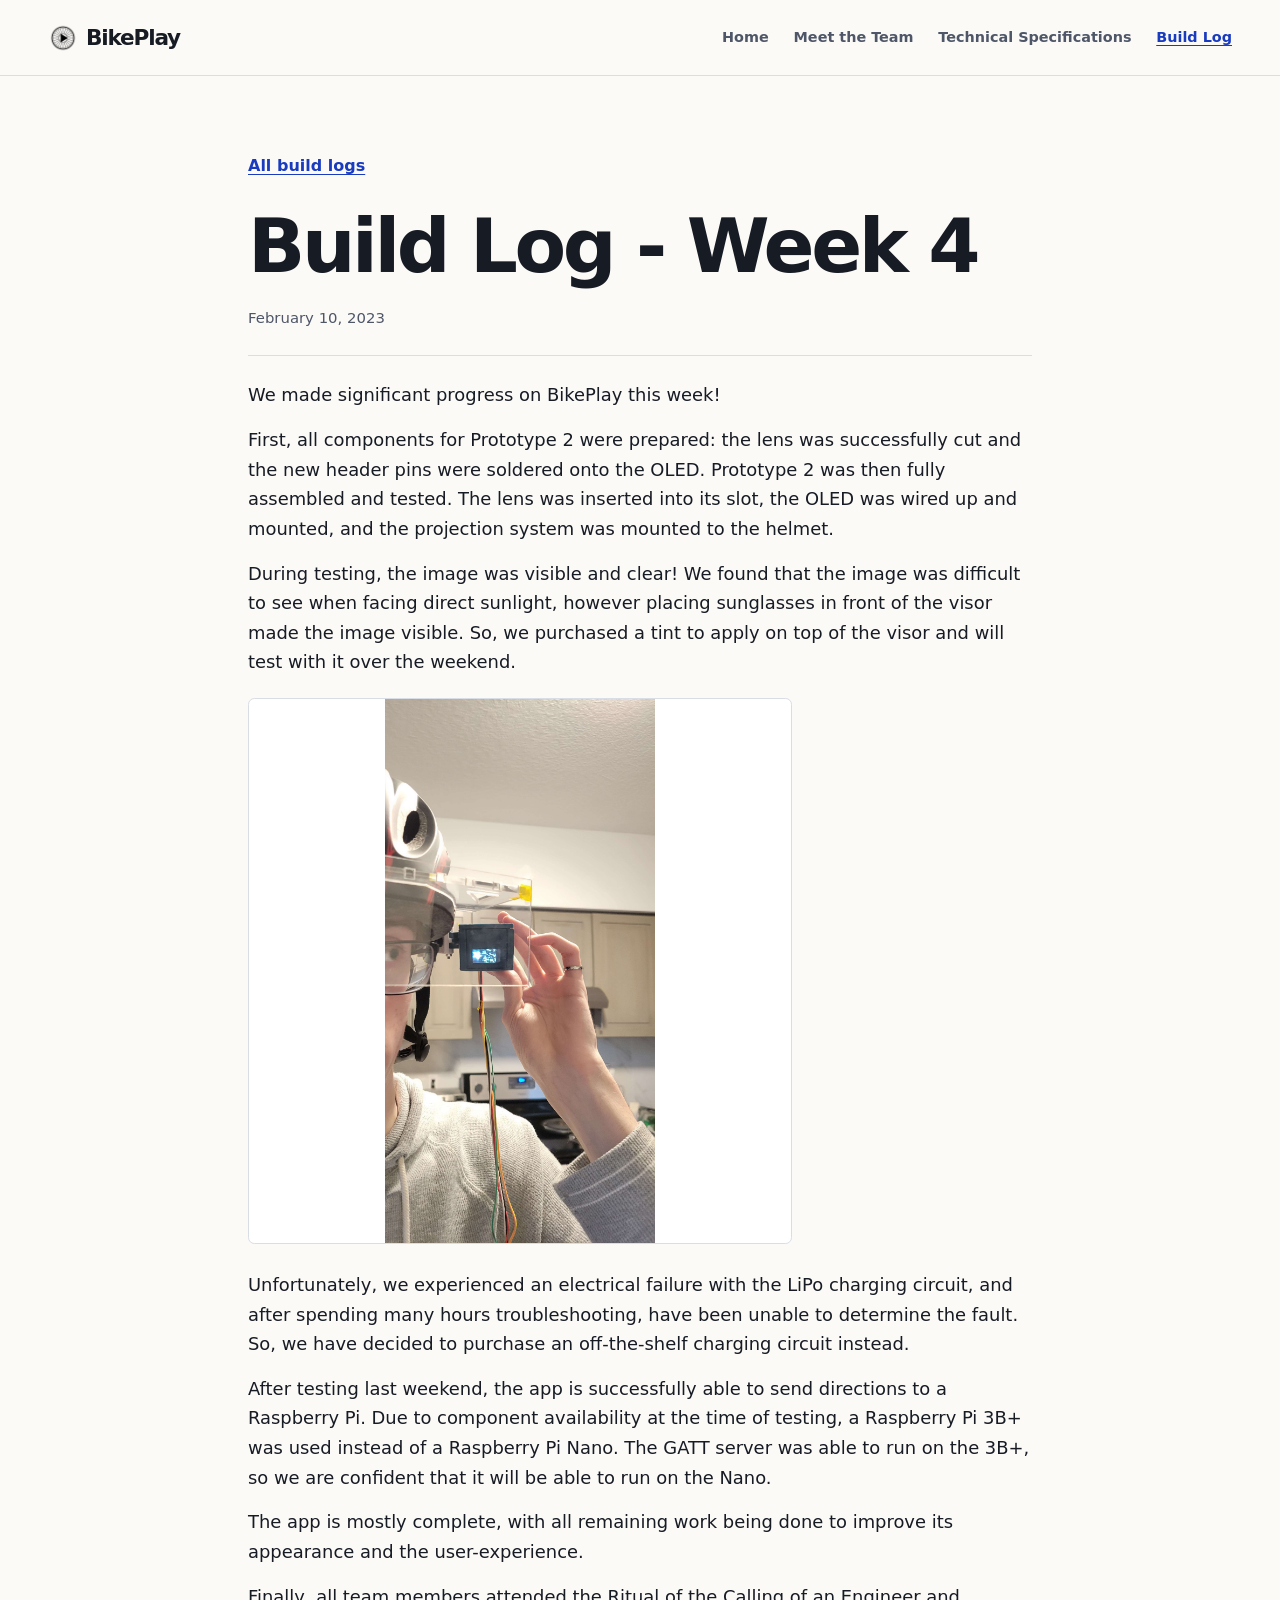
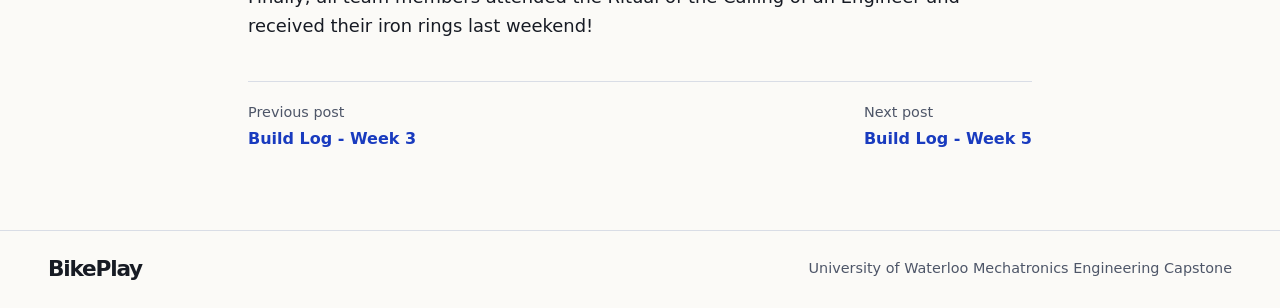
<file: website/build-log/i0v6q4go04890adeneg6n22q87gccx-2p7wj-7m7db/index.html>
<!doctype html>
<html lang="en-CA">
<head>
  <meta charset="utf-8">
  <meta name="viewport" content="width=device-width, initial-scale=1">
  <meta name="description" content="Progress Continues!">
  <title>Build Log - Week 4 | BikePlay</title>
  <link rel="icon" href="../../assets/app-icon.png" type="image/png">
  <link rel="stylesheet" href="../../assets/site.css">
</head>
<body>
  <a class="skip-link" href="#main">Skip to content</a>
  <header class="site-header">
    <div class="shell header-inner">
      <a class="brand" href="../../index.html">
        <img src="../../assets/app-icon.png" width="30" height="30" alt="">BikePlay
      </a>
      <nav aria-label="Main navigation"><a href="../../index.html">Home</a> <a href="../../about/index.html">Meet the Team</a> <a href="../../technical-specifications/index.html">Technical Specifications</a> <a href="../../build-log/index.html" aria-current="location">Build Log</a></nav>
    </div>
  </header>
  <main id="main">
    <article class="shell post">
      <header class="post-heading">
        <a class="back-link" href="../../build-log/index.html">All build logs</a>
        <h1>Build Log - Week 4</h1>
        <time datetime="2023-02-10">February 10, 2023</time>
      </header>
      <div class="post-body"><p>We made significant progress on BikePlay this week!</p>
<p>First, all components for Prototype 2 were prepared: the lens was successfully cut and the new header pins were soldered onto the OLED. Prototype 2 was then fully assembled and tested. The lens was inserted into its slot, the OLED was wired up and mounted, and the projection system was mounted to the helmet.</p>
<p>During testing, the image was visible and clear! We found that the image was difficult to see when facing direct sunlight, however placing sunglasses in front of the visor made the image visible. So, we purchased a tint to apply on top of the visor and will test with it over the weekend.</p>
<div class="post-gallery"><a href="../../images/testing-2.jpg"><img src="../../images/testing-2.jpg" alt="Build Log - Week 4, image 1. Open full size." loading="lazy" decoding="async"></a></div>
<p>Unfortunately, we experienced an electrical failure with the LiPo charging circuit, and after spending many hours troubleshooting, have been unable to determine the fault. So, we have decided to purchase an off-the-shelf charging circuit instead.</p>
<p>After testing last weekend, the app is successfully able to send directions to a Raspberry Pi. Due to component availability at the time of testing, a Raspberry Pi 3B+ was used instead of a Raspberry Pi Nano. The GATT server was able to run on the 3B+, so we are confident that it will be able to run on the Nano.</p>
<p>The app is mostly complete, with all remaining work being done to improve its appearance and the user-experience.</p>
<p>Finally, all team members attended the Ritual of the Calling of an Engineer and received their iron rings last weekend!</p></div>
      <nav class="post-nav" aria-label="Adjacent build logs"><a href="../../build-log/i0v6q4go04890adeneg6n22q87gccx-2p7wj/index.html"><span>Previous post</span>Build Log - Week 3</a><a href="../../build-log/i0v6q4go04890adeneg6n22q87gccx-2p7wj-7m7db-rc6rx/index.html"><span>Next post</span>Build Log - Week 5</a></nav>
    </article>
  </main>
  <footer class="site-footer">
    <div class="shell footer-inner">
      <a class="brand" href="../../index.html">BikePlay</a>
      <p>University of Waterloo Mechatronics Engineering Capstone</p>
    </div>
  </footer>
</body>
</html>
</file>
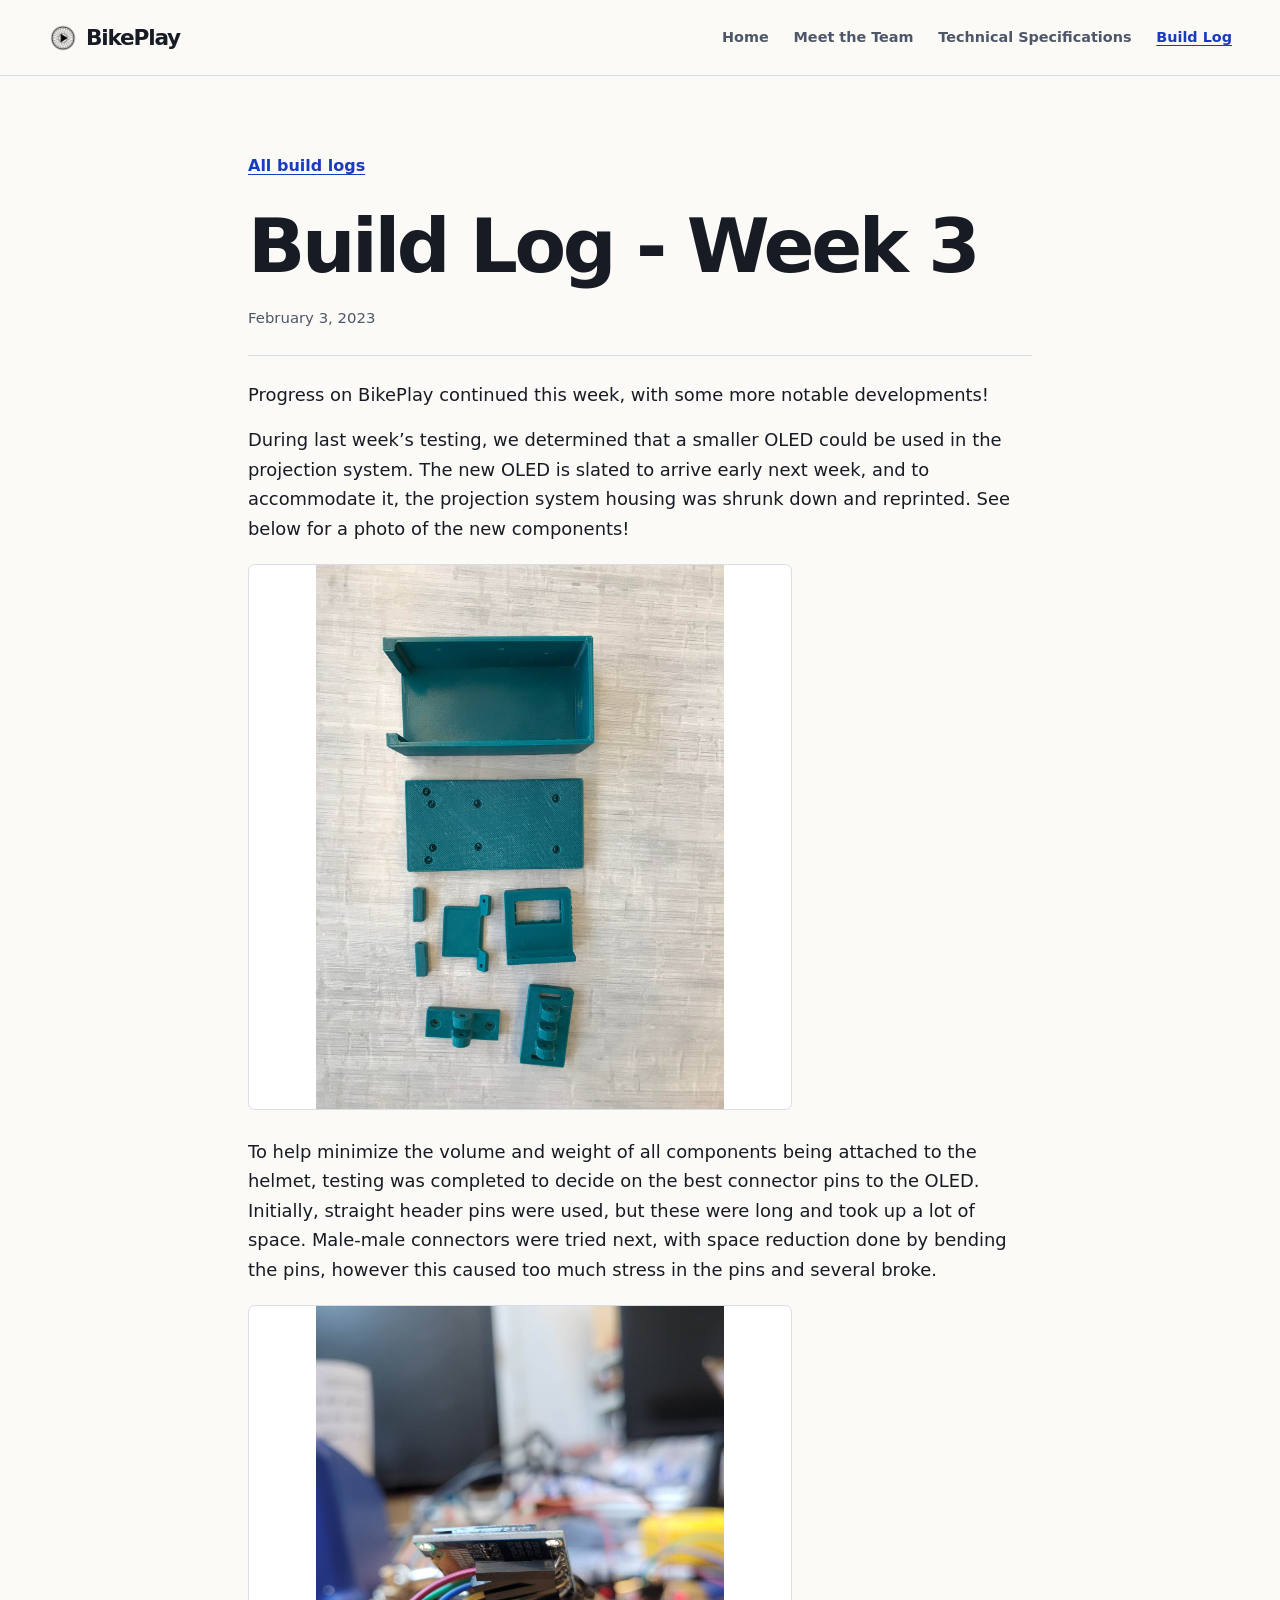
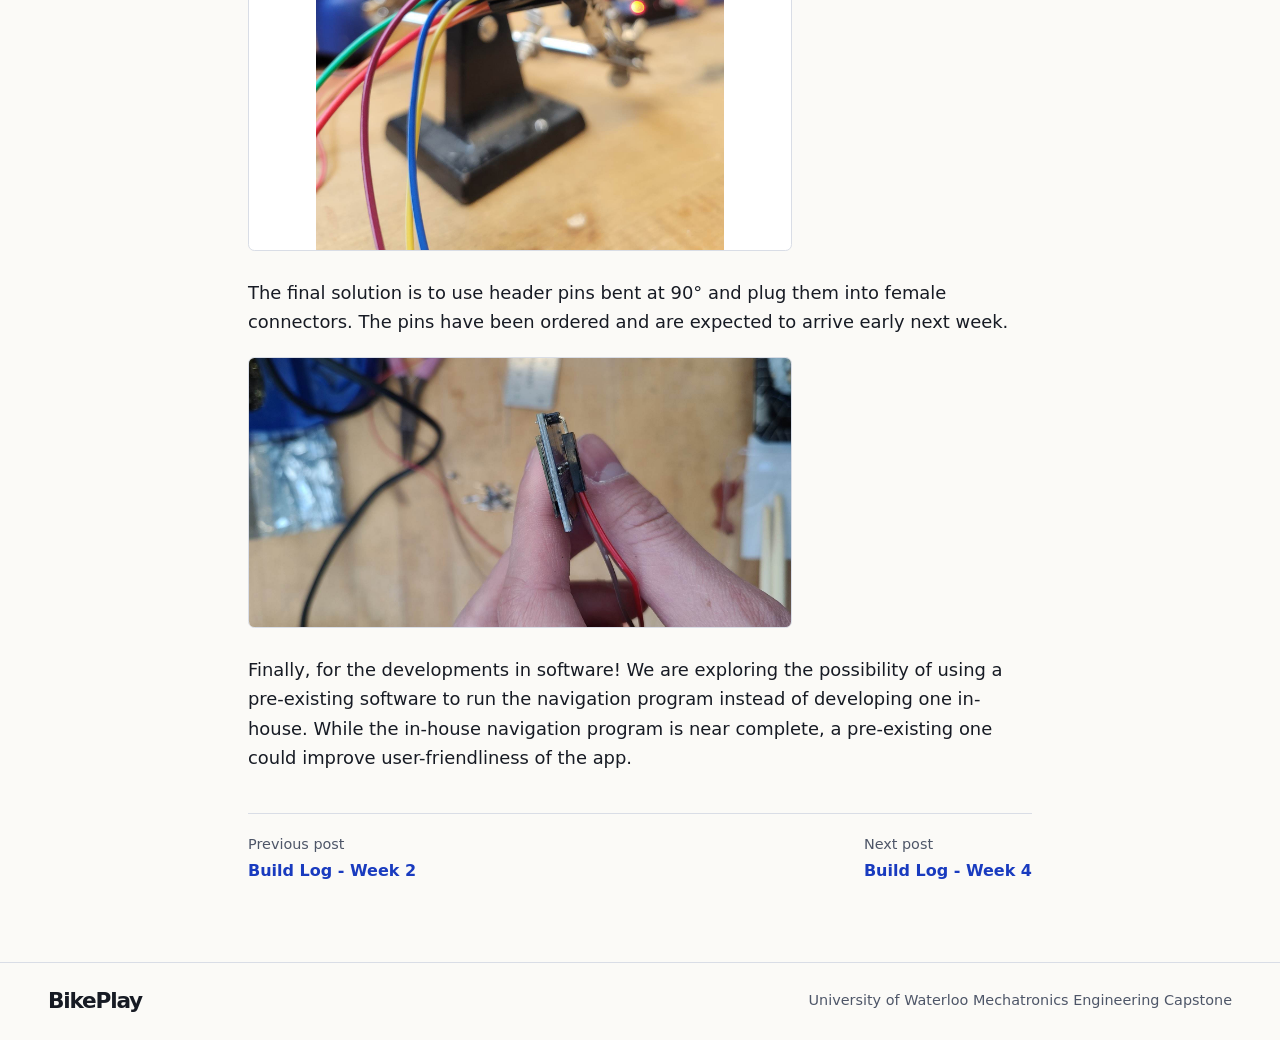
<file: website/build-log/i0v6q4go04890adeneg6n22q87gccx-2p7wj/index.html>
<!doctype html>
<html lang="en-CA">
<head>
  <meta charset="utf-8">
  <meta name="viewport" content="width=device-width, initial-scale=1">
  <meta name="description" content="Iron Ring Week!">
  <title>Build Log - Week 3 | BikePlay</title>
  <link rel="icon" href="../../assets/app-icon.png" type="image/png">
  <link rel="stylesheet" href="../../assets/site.css">
</head>
<body>
  <a class="skip-link" href="#main">Skip to content</a>
  <header class="site-header">
    <div class="shell header-inner">
      <a class="brand" href="../../index.html">
        <img src="../../assets/app-icon.png" width="30" height="30" alt="">BikePlay
      </a>
      <nav aria-label="Main navigation"><a href="../../index.html">Home</a> <a href="../../about/index.html">Meet the Team</a> <a href="../../technical-specifications/index.html">Technical Specifications</a> <a href="../../build-log/index.html" aria-current="location">Build Log</a></nav>
    </div>
  </header>
  <main id="main">
    <article class="shell post">
      <header class="post-heading">
        <a class="back-link" href="../../build-log/index.html">All build logs</a>
        <h1>Build Log - Week 3</h1>
        <time datetime="2023-02-03">February 3, 2023</time>
      </header>
      <div class="post-body"><p>Progress on BikePlay continued this week, with some more notable developments!</p>
<p>During last week’s testing, we determined that a smaller OLED could be used in the projection system. The new OLED is slated to arrive early next week, and to accommodate it, the projection system housing was shrunk down and reprinted. See below for a photo of the new components!</p>
<div class="post-gallery"><a href="../../images/3d-prints-c29fffe2.jpg"><img src="../../images/3d-prints-c29fffe2.jpg" alt="Build Log - Week 3, image 1. Open full size." loading="lazy" decoding="async"></a></div>
<p>To help minimize the volume and weight of all components being attached to the helmet, testing was completed to decide on the best connector pins to the OLED. Initially, straight header pins were used, but these were long and took up a lot of space. Male-male connectors were tried next, with space reduction done by bending the pins, however this caused too much stress in the pins and several broke.</p>
<div class="post-gallery"><a href="../../images/oled-with-connectors.jpg"><img src="../../images/oled-with-connectors.jpg" alt="Build Log - Week 3, image 2. Open full size." loading="lazy" decoding="async"></a></div>
<p>The final solution is to use header pins bent at 90° and plug them into female connectors. The pins have been ordered and are expected to arrive early next week.</p>
<div class="post-gallery"><a href="../../images/oled-with-bent-header-pins.jpg"><img src="../../images/oled-with-bent-header-pins.jpg" alt="Build Log - Week 3, image 3. Open full size." loading="lazy" decoding="async"></a></div>
<p>Finally, for the developments in software! We are exploring the possibility of using a pre-existing software to run the navigation program instead of developing one in-house. While the in-house navigation program is near complete, a pre-existing one could improve user-friendliness of the app.</p></div>
      <nav class="post-nav" aria-label="Adjacent build logs"><a href="../../build-log/i0v6q4go04890adeneg6n22q87gccx/index.html"><span>Previous post</span>Build Log - Week 2</a><a href="../../build-log/i0v6q4go04890adeneg6n22q87gccx-2p7wj-7m7db/index.html"><span>Next post</span>Build Log - Week 4</a></nav>
    </article>
  </main>
  <footer class="site-footer">
    <div class="shell footer-inner">
      <a class="brand" href="../../index.html">BikePlay</a>
      <p>University of Waterloo Mechatronics Engineering Capstone</p>
    </div>
  </footer>
</body>
</html>
</file>
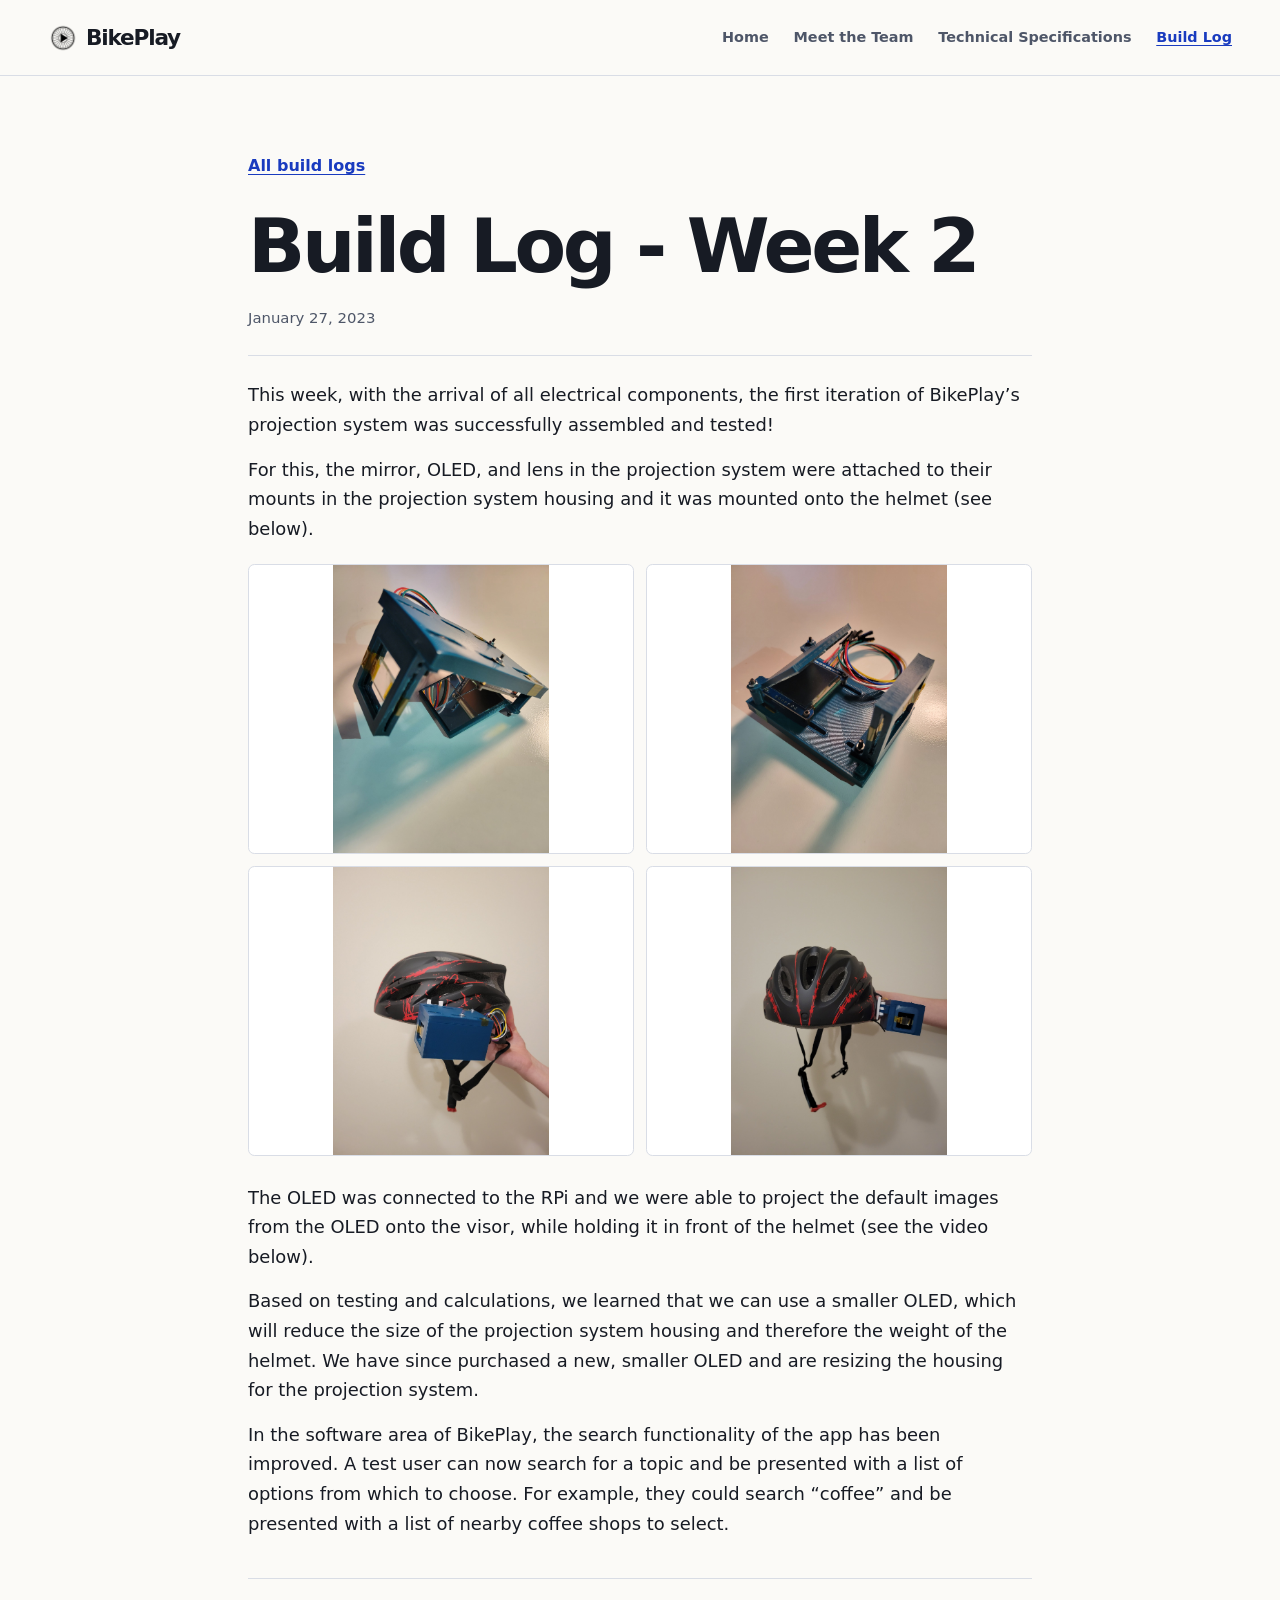
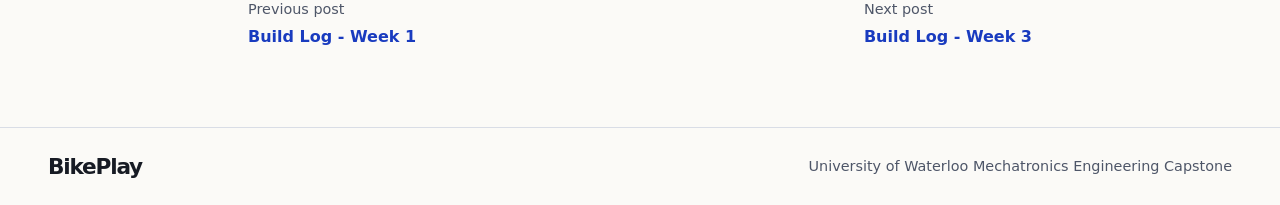
<file: website/build-log/i0v6q4go04890adeneg6n22q87gccx/index.html>
<!doctype html>
<html lang="en-CA">
<head>
  <meta charset="utf-8">
  <meta name="viewport" content="width=device-width, initial-scale=1">
  <meta name="description" content="Initial progress is looking good!">
  <title>Build Log - Week 2 | BikePlay</title>
  <link rel="icon" href="../../assets/app-icon.png" type="image/png">
  <link rel="stylesheet" href="../../assets/site.css">
</head>
<body>
  <a class="skip-link" href="#main">Skip to content</a>
  <header class="site-header">
    <div class="shell header-inner">
      <a class="brand" href="../../index.html">
        <img src="../../assets/app-icon.png" width="30" height="30" alt="">BikePlay
      </a>
      <nav aria-label="Main navigation"><a href="../../index.html">Home</a> <a href="../../about/index.html">Meet the Team</a> <a href="../../technical-specifications/index.html">Technical Specifications</a> <a href="../../build-log/index.html" aria-current="location">Build Log</a></nav>
    </div>
  </header>
  <main id="main">
    <article class="shell post">
      <header class="post-heading">
        <a class="back-link" href="../../build-log/index.html">All build logs</a>
        <h1>Build Log - Week 2</h1>
        <time datetime="2023-01-27">January 27, 2023</time>
      </header>
      <div class="post-body"><p>This week, with the arrival of all electrical components, the first iteration of BikePlay’s projection system was successfully assembled and tested!</p>
<p>For this, the mirror, OLED, and lens in the projection system were attached to their mounts in the projection system housing and it was mounted onto the helmet (see below).</p>
<div class="post-gallery"><a href="../../images/20230125-165523.jpg"><img src="../../images/20230125-165523.jpg" alt="Build Log - Week 2, image 1. Open full size." loading="lazy" decoding="async"></a><a href="../../images/20230125-165533.jpg"><img src="../../images/20230125-165533.jpg" alt="Build Log - Week 2, image 2. Open full size." loading="lazy" decoding="async"></a><a href="../../images/20230125-172257-bb162cae.jpg"><img src="../../images/20230125-172257-bb162cae.jpg" alt="Build Log - Week 2, image 3. Open full size." loading="lazy" decoding="async"></a><a href="../../images/20230125-172309.jpg"><img src="../../images/20230125-172309.jpg" alt="Build Log - Week 2, image 4. Open full size." loading="lazy" decoding="async"></a></div>
<p>The OLED was connected to the RPi and we were able to project the default images from the OLED onto the visor, while holding it in front of the helmet (see the video below).</p>
<p>Based on testing and calculations, we learned that we can use a smaller OLED, which will reduce the size of the projection system housing and therefore the weight of the helmet. We have since purchased a new, smaller OLED and are resizing the housing for the projection system.</p>
<p>In the software area of BikePlay, the search functionality of the app has been improved. A test user can now search for a topic and be presented with a list of options from which to choose. For example, they could search “coffee” and be presented with a list of nearby coffee shops to select.</p></div>
      <nav class="post-nav" aria-label="Adjacent build logs"><a href="../../build-log/blog-post-title-one-p629p/index.html"><span>Previous post</span>Build Log - Week 1</a><a href="../../build-log/i0v6q4go04890adeneg6n22q87gccx-2p7wj/index.html"><span>Next post</span>Build Log - Week 3</a></nav>
    </article>
  </main>
  <footer class="site-footer">
    <div class="shell footer-inner">
      <a class="brand" href="../../index.html">BikePlay</a>
      <p>University of Waterloo Mechatronics Engineering Capstone</p>
    </div>
  </footer>
</body>
</html>
</file>
<file: website/assets/site.css>
:root {
  color-scheme: light;
  --paper: #fbfaf7;
  --surface: #fff;
  --ink: #171b24;
  --muted: #4e5668;
  --line: #d9dde6;
  --blue: #193bbf;
  --blue-dark: #1331a5;
  --blue-light: #edf1ff;
  background: var(--paper);
  color: var(--ink);
  font-family: system-ui, -apple-system, BlinkMacSystemFont, "Segoe UI", sans-serif;
}

*, *::before, *::after { box-sizing: border-box; }
body { margin: 0; line-height: 1.65; }
a { color: inherit; text-underline-offset: .2em; }
img { display: block; max-inline-size: 100%; block-size: auto; }
p { margin: 0 0 .85em; }
p:last-child { margin-block-end: 0; }
h1, h2, h3 { margin: 0 0 .45em; line-height: 1.08; letter-spacing: -.045em; }
h1 { font-size: clamp(2.85rem, 7vw, 6.4rem); }
h2 { font-size: clamp(1.65rem, 3.3vw, 2.7rem); }
h3 { font-size: clamp(1.3rem, 2.25vw, 1.65rem); }
ul { margin: .55em 0 1em; padding-inline-start: 1.3em; }
li + li { margin-block-start: .2em; }
li p { margin: 0; }
:focus-visible { outline: 3px solid var(--blue); outline-offset: 4px; }

.shell { inline-size: min(74rem, calc(100% - 4rem)); margin-inline: auto; }
.skip-link { position: absolute; z-index: 1; inset: .6rem auto auto .6rem; transform: translateY(-180%); padding: .4rem .8rem; background: var(--surface); }
.skip-link:focus { transform: none; }

.site-header { border-block-end: 1px solid var(--line); }
.header-inner, .footer-inner { display: flex; align-items: center; justify-content: space-between; gap: .75rem 2rem; }
.header-inner { min-block-size: 4.7rem; padding-block: .6rem; }
.brand { display: inline-flex; flex: none; align-items: center; gap: .5rem; font-size: 1.35rem; font-weight: 800; letter-spacing: -.055em; text-decoration: none; }
.brand img { border-radius: 50%; mix-blend-mode: multiply; }
.site-header nav { display: flex; flex-wrap: wrap; align-items: center; gap: .15rem 1.55rem; }
.site-header nav a { display: block; padding-block: .35rem; font-size: .9rem; font-weight: 650; color: var(--muted); text-decoration: none; }
.site-header nav a:hover, .site-header nav [aria-current] { color: var(--blue); text-decoration: underline; }

.home-hero { display: grid; grid-template-columns: 1.15fr 1fr; align-items: center; gap: clamp(2rem, 5vw, 5rem); padding-block: clamp(2.7rem, 7vw, 5.7rem); }
.hero-copy h1 { margin-block-end: .29em; font-size: clamp(3.4rem, 8.35vw, 7.2rem); letter-spacing: -.055em; word-spacing: .04em; line-height: .98; }
.hero-copy p:not(.project-credit) { max-inline-size: 40ch; color: var(--muted); font-size: clamp(1.075rem, 1.6vw, 1.24rem); }
.project-credit { margin-block-end: 1.35rem; color: var(--blue); font-size: .88rem; font-weight: 740; letter-spacing: .065em; text-transform: uppercase; }
.hero-actions { display: flex; flex-wrap: wrap; align-items: center; gap: .7rem 1.4rem; margin-block-start: 1.8rem; }
.hero-actions a { display: inline-flex; align-items: center; min-block-size: 2.85rem; font-weight: 700; }
.primary-action { padding: .55rem 1rem; border-radius: .35rem; background: var(--blue); color: #fff; text-decoration: none; }
.primary-action:hover { background: var(--blue-dark); }
.secondary-action { color: var(--blue); }
.secondary-action:hover { color: var(--blue-dark); text-decoration-thickness: 2px; }

.hero-art {
  position: relative;
  display: grid;
  place-items: center;
  aspect-ratio: 1.08;
  overflow: hidden;
  border-radius: .65rem;
  background-color: #2045ce;
  background-image: linear-gradient(#ffffff25 1px, transparent 1px), linear-gradient(90deg, #ffffff25 1px, transparent 1px), radial-gradient(ellipse at center, #5074ee, #2045ce 73%);
  background-size: 2rem 2rem, 2rem 2rem, 100% 100%;
  background-position: center;
}
.hero-art::before, .hero-art::after { content: ""; position: absolute; inline-size: 71%; aspect-ratio: 1; border: 1px solid #ffffff6b; border-radius: 50%; }
.hero-art::after { inline-size: 85%; border-style: dashed; border-color: #ffffff4a; }
.hero-art img { position: relative; z-index: 1; inline-size: 92%; filter: hue-rotate(12deg) saturate(.8) drop-shadow(0 12px 10px #08267270); }
.hero-art .hero-photo { position: absolute; inset: 0; inline-size: 100%; block-size: 100%; object-fit: cover; object-position: 52% 66%; filter: none; }

.project-overview { display: grid; grid-template-columns: 1.15fr 1fr; gap: 1.25rem clamp(2rem, 7vw, 7rem); align-items: center; padding-block: clamp(2rem, 5vw, 3.7rem); border-block: 1px solid var(--line); }
.project-overview h2 { max-inline-size: 24ch; margin-block-end: 0; }
.project-overview h3 { margin-block-start: 1.05rem; }
.visor-image { inline-size: min(100%, 22rem); max-block-size: 19rem; justify-self: center; object-fit: contain; }
.project-overview p, .feature-grid p, .team-section p, .spec-panel p, .spec-panel li { color: var(--muted); }
.feature-grid { display: grid; grid-template-columns: 1fr 1fr; gap: 1rem; margin-block: clamp(1.7rem, 5vw, 3.2rem); }
.feature-grid > section { padding: clamp(1.4rem, 3vw, 2.4rem); border: 1px solid var(--line); border-radius: .55rem; background: var(--surface); }
.feature-grid .display-feature { border-color: #cdd7ff; background: var(--blue-light); }
.display-feature ul { display: flex; flex-wrap: wrap; gap: .55rem; margin-block: 1rem 0; padding: 0; list-style: none; }
.display-feature li { margin: 0; padding: .32rem .65rem; border: 1px solid #c7d1fa; border-radius: .3rem; background: #f9faff; }
.display-feature li p { color: var(--blue-dark); font-size: .92rem; font-weight: 640; }
.app-feature h2 + p { color: var(--blue); font-weight: 600; }
.display-images { display: grid; grid-template-columns: repeat(2, minmax(0, 1fr)); gap: .75rem; margin-block-start: 1.25rem; }
.display-images img { border-radius: .35rem; }
.app-image { max-block-size: 18rem; margin: 1.25rem auto 0; object-fit: contain; }
.project-quote { display: grid; grid-template-columns: 2fr 1fr; align-items: center; gap: 1.25rem 2rem; margin-block: clamp(1.75rem, 5vw, 3.3rem); padding: clamp(1.65rem, 5vw, 3.2rem); border-radius: .55rem; background: var(--blue); color: #fff; }
.project-quote figure { margin: 0; }
.project-quote blockquote { max-inline-size: 25ch; margin: 0 0 .4em; font-size: clamp(1.75rem, 4.2vw, 3.35rem); font-weight: 730; line-height: 1.12; letter-spacing: -.045em; }
.project-quote figcaption { color: #e7ecff; }
.quote-image { inline-size: 100%; aspect-ratio: 1.45; object-fit: cover; object-position: center 59%; border-radius: .4rem; }

.page-heading { padding-block: clamp(2.7rem, 7vw, 5.7rem) clamp(1.7rem, 4vw, 3rem); border-block-end: 1px solid var(--line); }
.page-heading-with-image { display: grid; grid-template-columns: minmax(0, 1fr) minmax(14rem, .56fr); gap: 1.2rem clamp(1.5rem, 5vw, 4rem); align-items: center; }
.page-heading-with-image img { inline-size: 100%; aspect-ratio: 1.65; object-fit: cover; border-radius: .45rem; }
.page-heading h1 { max-inline-size: 15ch; margin: 0; }
.page-heading p { max-inline-size: 48ch; margin-block-start: .7rem; color: var(--muted); font-size: 1.15rem; }
.team-section { padding-block: clamp(1.7rem, 5vw, 3.4rem) clamp(2.5rem, 6vw, 5rem); }
.team-intro { max-inline-size: 37rem; margin-block-end: 1.8rem; }
.team-grid, .spec-grid { display: grid; grid-template-columns: repeat(2, minmax(0, 1fr)); gap: 1rem; }
.team-member, .spec-panel { padding: clamp(1.35rem, 4vw, 2.4rem); border: 1px solid var(--line); border-radius: .55rem; background: var(--surface); }
.team-member h3 { margin-block-end: .18em; font-size: clamp(1.6rem, 3.1vw, 2.25rem); }
.team-member .team-role { margin-block-end: 1rem; color: var(--blue); font-weight: 690; }
.team-portrait { inline-size: 100%; aspect-ratio: 1.3; max-block-size: 18rem; margin-block-end: 1rem; object-fit: cover; object-position: center 34%; border-radius: .4rem; }
.spec-grid { margin-block: clamp(1.5rem, 5vw, 3.4rem) clamp(2.5rem, 6vw, 5rem); }
.spec-panel h2 { margin-block-end: .45em; }
.spec-panel p strong { color: var(--ink); }
.spec-panel ul:last-child { margin-block-end: 0; }
.spec-image { max-block-size: 18rem; margin: 1rem auto 0; object-fit: contain; }

.log-list { margin-block: 0 clamp(2.5rem, 6vw, 5rem); padding: 0; list-style: none; }
.log-list li { margin: 0; border-block-end: 1px solid var(--line); }
.log-entry { display: grid; grid-template-columns: minmax(9rem, 1fr) 4fr auto; gap: .45rem 1.4rem; align-items: center; padding: 1.15rem .85rem; text-decoration: none; }
.log-entry:hover { background: var(--blue-light); }
.log-entry:hover h2 { color: var(--blue); text-decoration: underline; }
.log-entry h2 { margin-block-end: .12em; font-size: clamp(1.45rem, 3vw, 2.25rem); }
.log-entry p, time { color: var(--muted); }
.log-entry time { padding-block-start: .2rem; }
.log-cover { inline-size: 6.5rem; aspect-ratio: 1.4; object-fit: cover; border-radius: .3rem; background: var(--blue-light); }
.log-cover[src$=".png"] { padding: .3rem; object-fit: contain; }
time { font-size: .93rem; }

.post { max-inline-size: 49rem; padding-block: clamp(2.3rem, 6vw, 4.8rem); }
.post-heading { margin-block-end: 1.55rem; padding-block-end: 1.45rem; border-block-end: 1px solid var(--line); }
.post-heading h1 { max-inline-size: 18ch; margin-block: .36em .23em; font-size: clamp(2.5rem, 7vw, 4.7rem); }
.back-link { color: var(--blue); font-weight: 680; }
.post-body { max-inline-size: 70ch; font-size: 1.12rem; overflow-wrap: break-word; }
.post-gallery { display: grid; grid-template-columns: repeat(2, minmax(0, 1fr)); gap: .75rem; margin-block: 1.3rem 1.65rem; }
.post-gallery a { display: block; overflow: hidden; background: var(--surface); border: 1px solid var(--line); border-radius: .4rem; }
.post-gallery img { inline-size: 100%; aspect-ratio: 4 / 3; object-fit: contain; }
.post-gallery a:only-child { grid-column: 1 / -1; inline-size: min(100%, 34rem); }
.post-gallery a:only-child img { aspect-ratio: auto; max-block-size: 34rem; }
.post-nav { display: flex; justify-content: space-between; flex-wrap: wrap; gap: 1rem 2rem; margin-block-start: 2.5rem; padding-block-start: 1.2rem; border-block-start: 1px solid var(--line); }
.post-nav a { display: grid; gap: .1rem; color: var(--blue); font-weight: 680; text-decoration: none; }
.post-nav a:hover { text-decoration: underline; }
.post-nav span { color: var(--muted); font-size: .9rem; font-weight: 500; }

.site-footer { border-block-start: 1px solid var(--line); color: var(--muted); }
.footer-inner { padding-block: 1.3rem; }
.footer-inner .brand { color: var(--ink); }
.footer-inner p { font-size: .9rem; }

@media (max-width: 53rem) {
  .shell { inline-size: calc(100% - 3rem); }
  .home-hero { grid-template-columns: 1fr 1fr; gap: 1.6rem; }
  .hero-copy h1 { font-size: clamp(3.15rem, 8vw, 5.3rem); }
  .hero-actions { column-gap: .9rem; }
  .site-header nav { column-gap: 1rem; }
}

@media (max-width: 42rem) {
  .shell { inline-size: calc(100% - 2rem); }
  .header-inner, .footer-inner { flex-direction: column; align-items: flex-start; }
  .header-inner { gap: .25rem; }
  .footer-inner { gap: .25rem; }
  .home-hero, .feature-grid, .project-overview, .project-quote, .page-heading-with-image, .team-grid, .spec-grid { grid-template-columns: 1fr; }
  .home-hero { gap: 1.75rem; }
  .hero-art { aspect-ratio: 1.45; }
  .hero-art img { inline-size: 67%; }
  .hero-art::before { inline-size: 53%; }
  .hero-art::after { inline-size: 63%; }
  .page-heading-with-image img { max-block-size: 13rem; }
  .quote-image { max-block-size: 13rem; }
  .log-entry { grid-template-columns: minmax(0, 1fr) auto; padding-inline: .35rem; }
  .log-entry time, .log-entry div { grid-column: 1; }
  .log-cover { grid-area: 1 / 2 / span 2; inline-size: clamp(4.25rem, 15vw, 6rem); }
}
</file>
